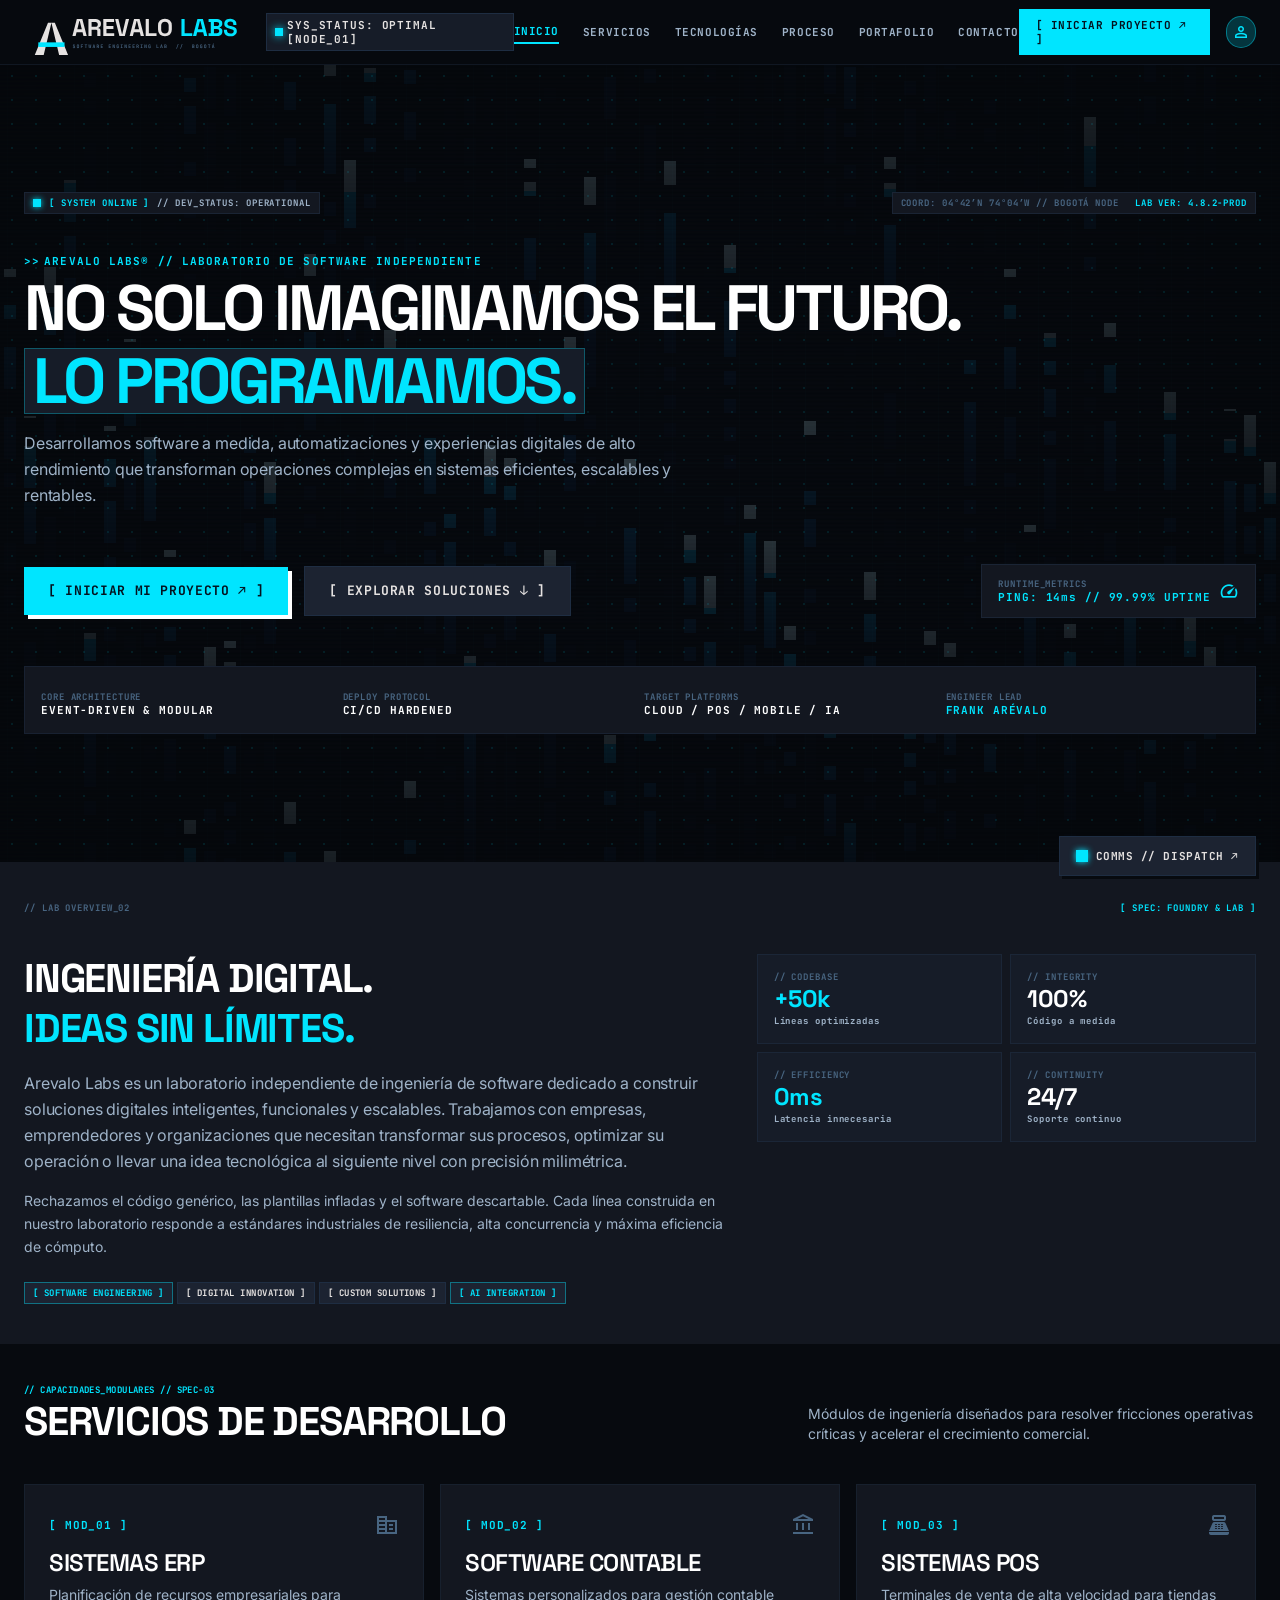
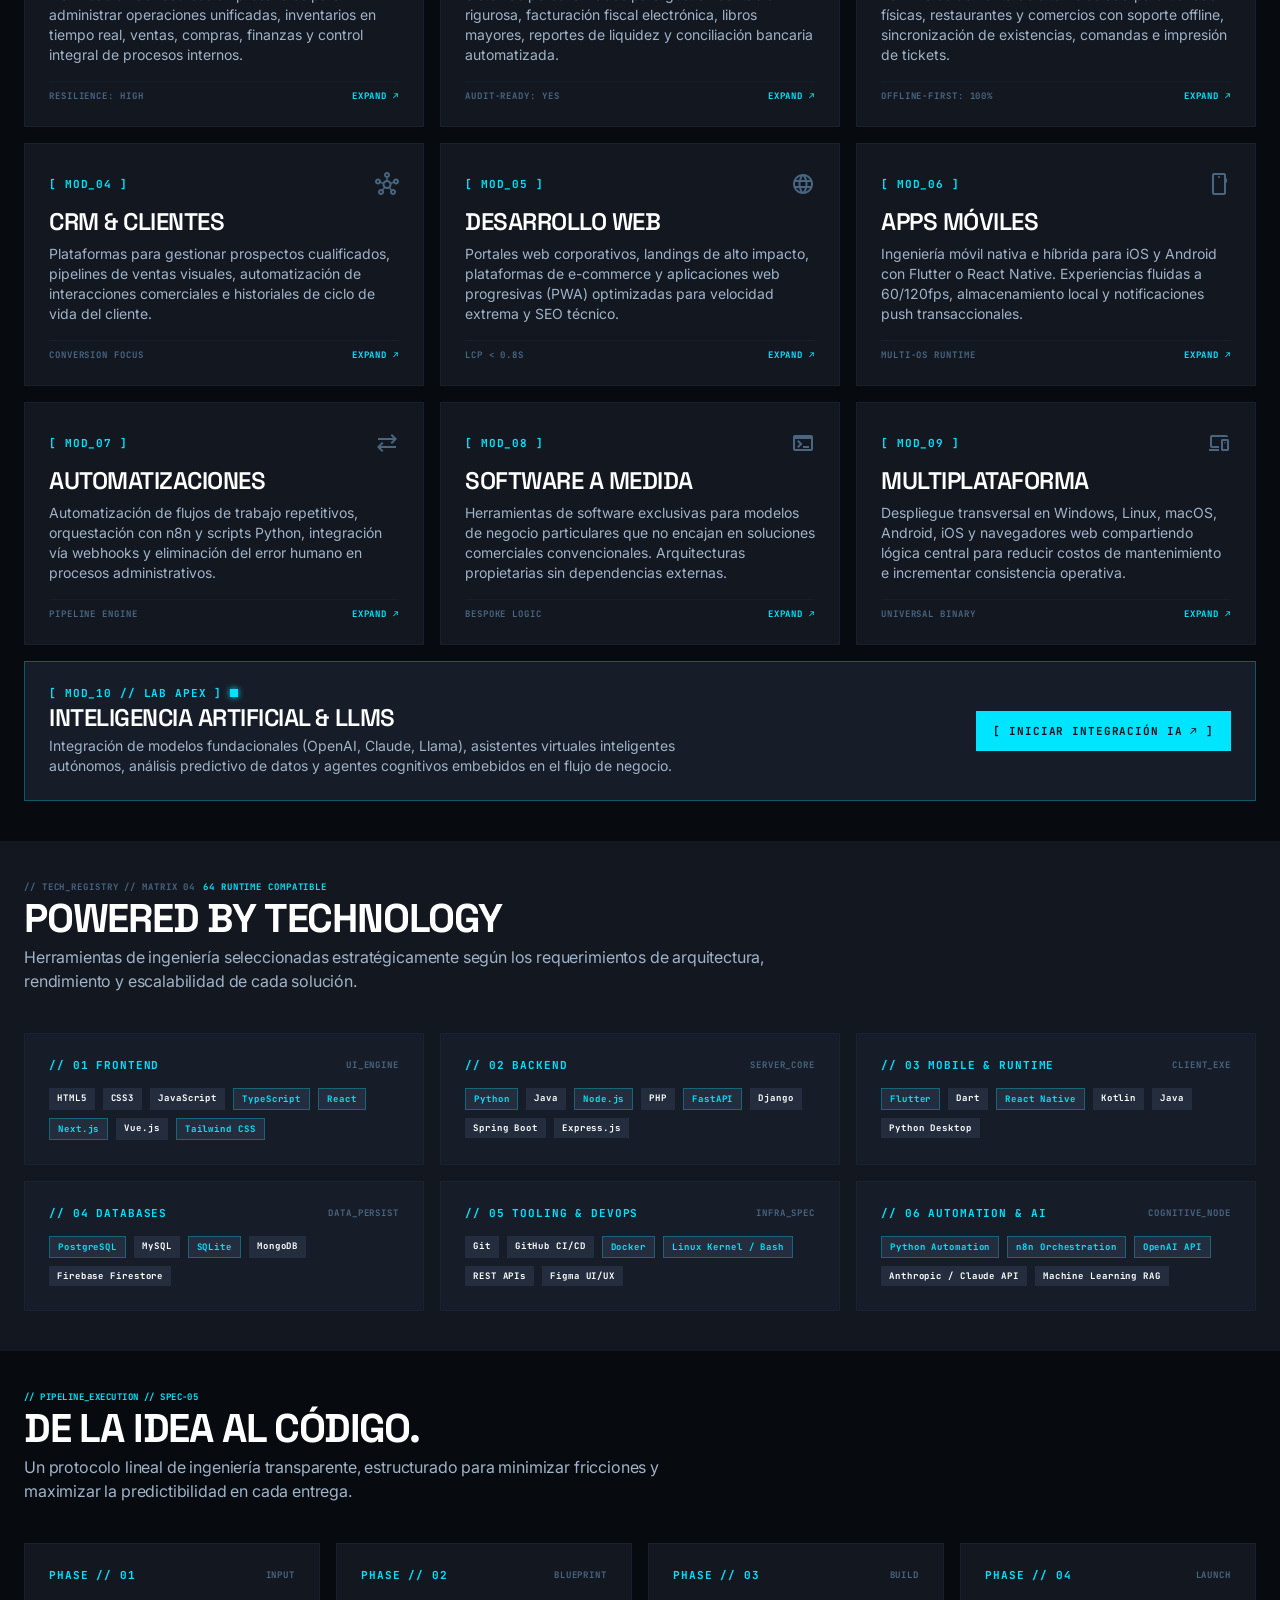
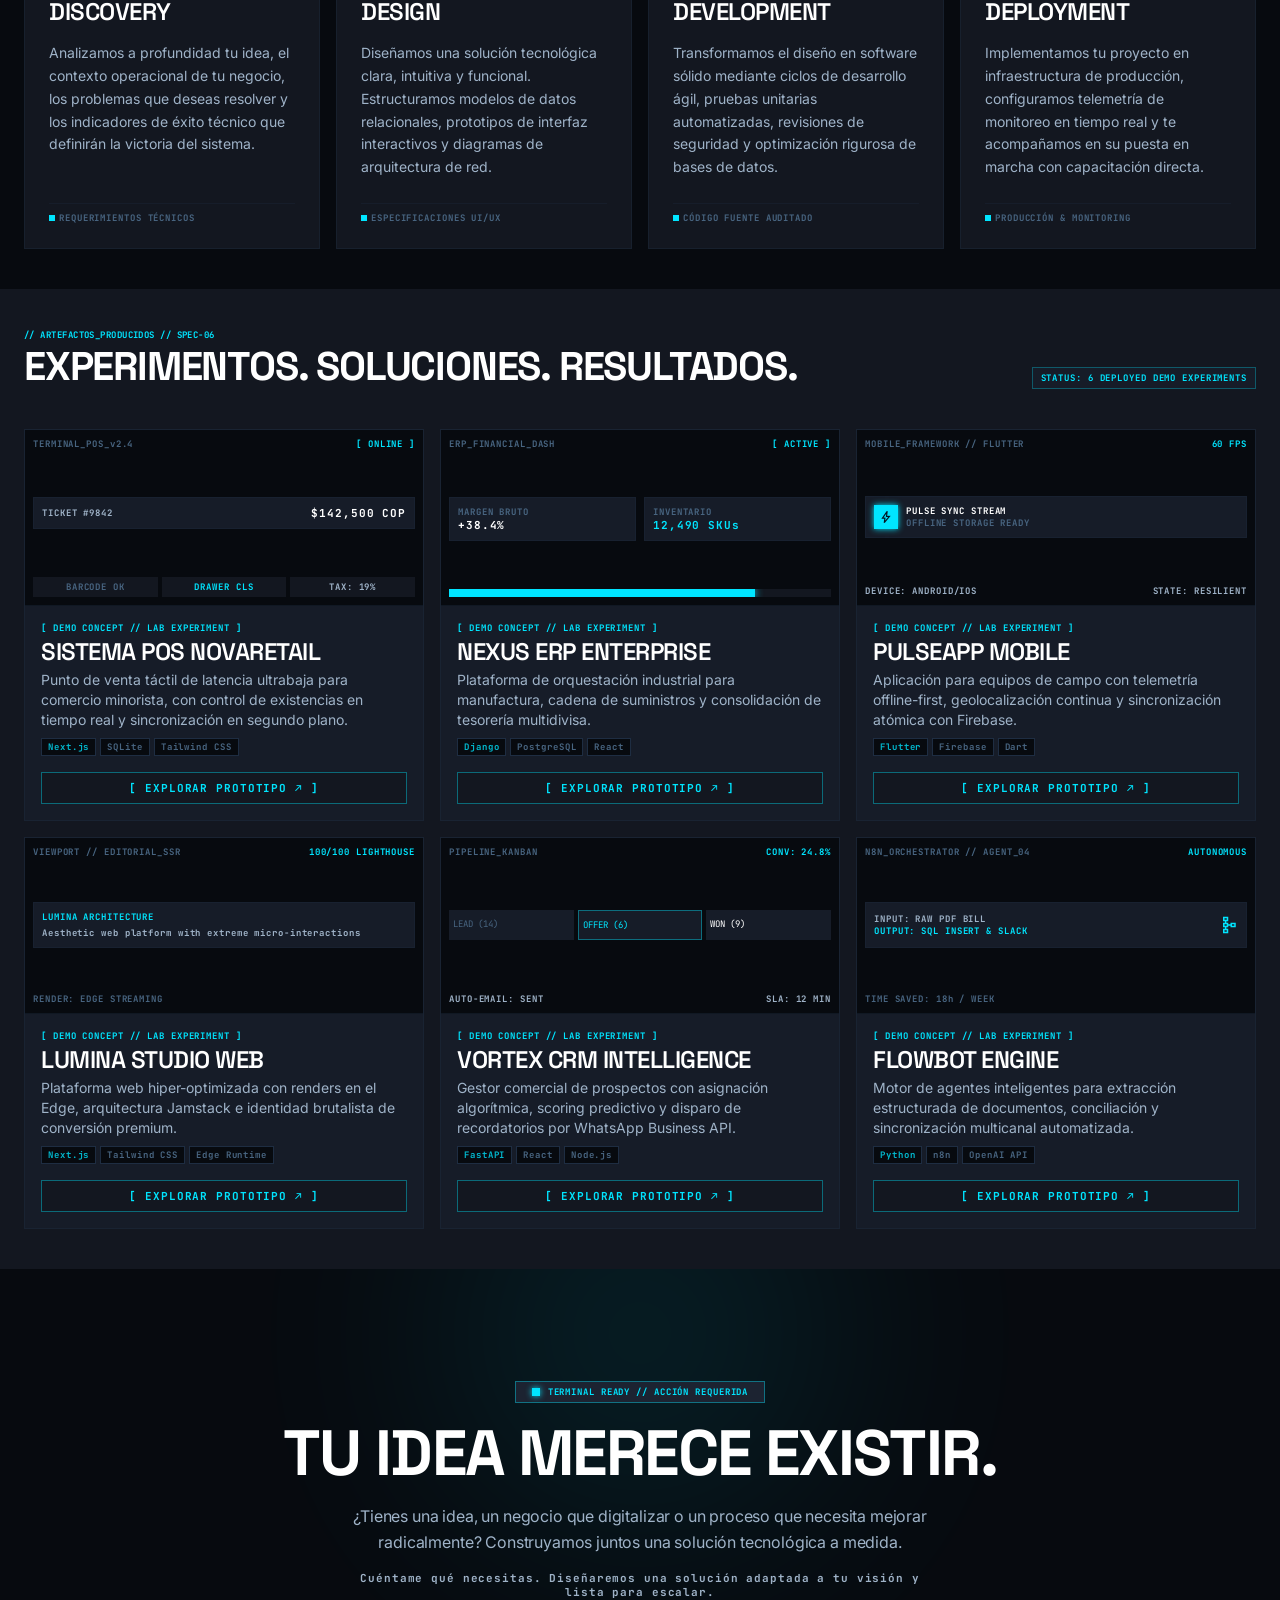
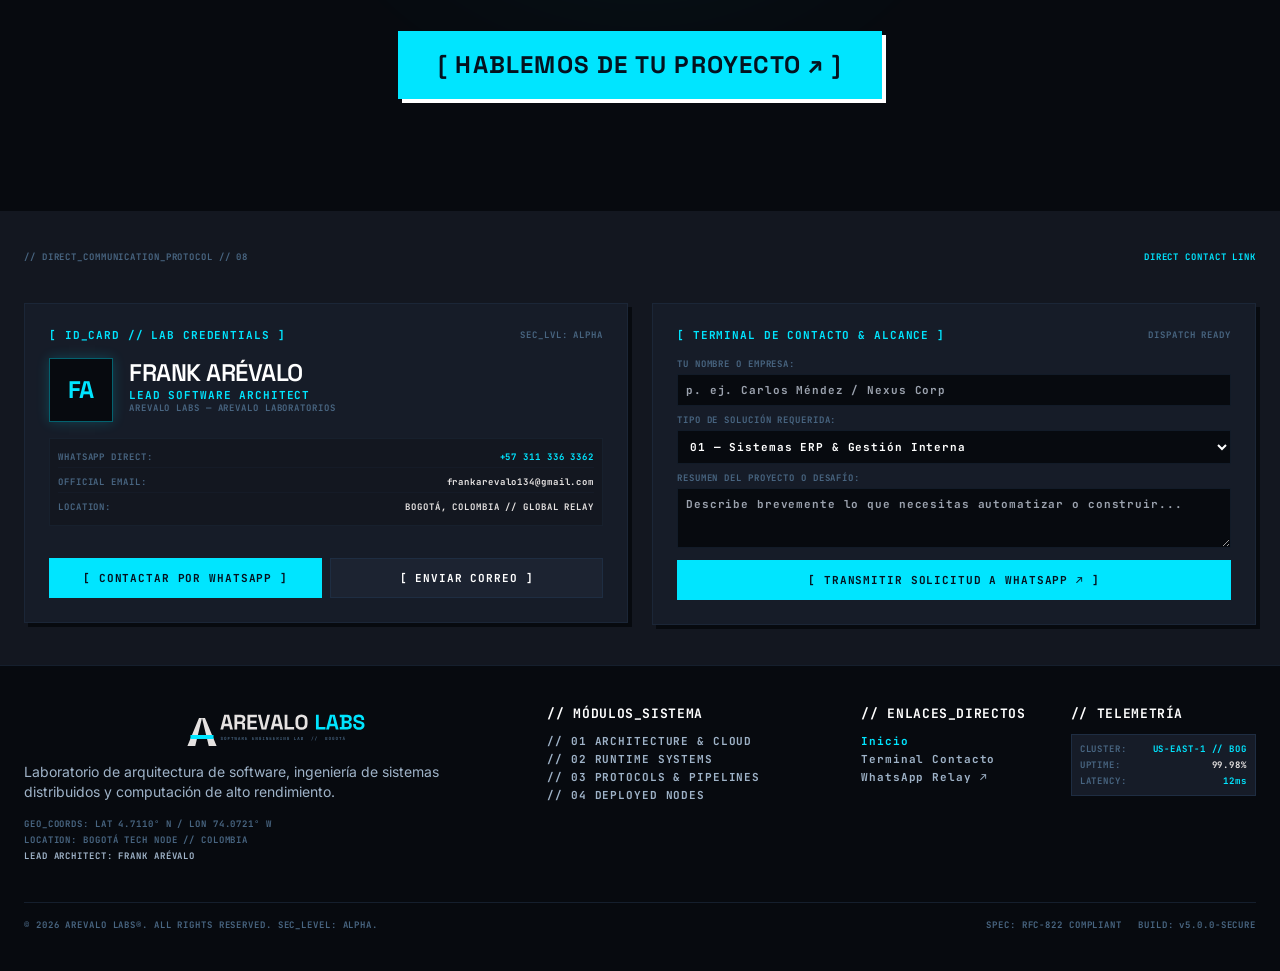
<file: index.html>
<!DOCTYPE html>
<html class="dark" lang="es">
<head>
  <meta charset="utf-8" />
  <meta name="viewport" content="width=device-width, initial-scale=1.0" />

  <!-- ═══════════════════════════════════════════════════════════
       SECURITY HEADERS (served via meta — apply server headers too)
  ═══════════════════════════════════════════════════════════════ -->

  <!-- CSP: only self + explicit whitelisted origins; no inline eval -->
  <meta http-equiv="Content-Security-Policy"
        content="
          default-src 'self';
          script-src  'self' 'unsafe-inline';
          style-src   'self' 'unsafe-inline';
          font-src    'self';
          img-src     'self' data:;
          connect-src 'none';
          frame-src   'none';
          object-src  'none';
          base-uri    'self';
          form-action 'none';
        " />

  <!-- Prevent MIME sniffing -->
  <meta http-equiv="X-Content-Type-Options" content="nosniff" />

  <!-- Do not send referrer to external links -->
  <meta name="referrer" content="no-referrer" />

  <!-- Prevent clickjacking via meta (X-Frame-Options should be in server header too) -->
  <meta http-equiv="X-Frame-Options" content="DENY" />

  <!-- Disable browser XSS auditor (modern browsers use CSP instead) -->
  <meta http-equiv="X-XSS-Protection" content="1; mode=block" />

  <!-- ═══════════════════════════════════════════════════════════
       SEO & OPEN GRAPH
  ═══════════════════════════════════════════════════════════════ -->
  <link rel="icon" type="image/svg+xml" href="assets/images/favicon.svg" />
  <title>Arevalo Labs® // Software Engineering Laboratory</title>
  <meta name="description"
        content="Laboratorio independiente de ingeniería de software. Desarrollamos sistemas ERP, POS, CRM, apps móviles, automatizaciones e integración de Inteligencia Artificial a medida." />
  <meta name="author"      content="Frank Arévalo — Arevalo Labs®" />
  <meta name="robots"      content="index, follow" />
  <meta property="og:title"       content="Arevalo Labs® // Software Engineering Laboratory" />
  <meta property="og:description" content="No solo imaginamos el futuro. Lo programamos." />
  <meta property="og:type"        content="website" />
  <meta property="og:locale"      content="es_CO" />

  <!-- ═══════════════════════════════════════════════════════════
       SELF-HOSTED ASSETS — zero external requests
  ═══════════════════════════════════════════════════════════════ -->

  <!-- Fonts: served locally, no Google tracking -->
  <link rel="preload" href="assets/fonts/SpaceGrotesk-700.woff2"     as="font" type="font/woff2" crossorigin />
  <link rel="preload" href="assets/fonts/JetBrainsMono-700.woff2"    as="font" type="font/woff2" crossorigin />
  <link rel="preload" href="assets/fonts/Inter-400.woff2"            as="font" type="font/woff2" crossorigin />
  <link rel="preload" href="assets/fonts/MaterialSymbols.woff2"      as="font" type="font/woff2" crossorigin />

  <link rel="stylesheet" href="assets/css/fonts.css" />
  <link rel="stylesheet" href="assets/css/base.css"  />

  <!-- Tailwind: pinned local copy (v3.4.17) — prevents supply-chain attacks -->
  <script src="assets/js/tailwind.min.js"></script>

  <!-- Tailwind design-token config -->
  <script src="assets/js/tailwind.config.js"></script>
</head>

<body class="bg-surface-container-lowest text-on-surface font-body-md text-body-md min-h-screen">

<!-- ═══════════════════════════════════════════════════════════════
     HEADER — Fixed navigation bar
═══════════════════════════════════════════════════════════════════ -->
<header class="fixed top-0 left-0 right-0 z-50 bg-surface-container-lowest/95 backdrop-blur-md border-b border-outline-variant/40">
  <div class="h-16 w-full px-gutter-desktop mx-auto flex items-center justify-between">

    <!-- Brand -->
    <div class="flex items-center gap-space-lg">
      <a class="flex items-center" href="#inicio" aria-label="Arevalo Labs — Inicio">
        <!-- Logo: vectorial, self-hosted (sin tokens externos) -->
        <img
          src="assets/images/logo.svg"
          alt="Arevalo Labs® — Software Engineering Laboratory"
          class="h-12 w-auto object-contain"
          width="229" height="48"
          loading="eager"
          decoding="async"
        />
      </a>

      <!-- System status indicator -->
      <div class="hidden xl:flex items-center gap-space-xs px-space-sm py-1 bg-surface-container border border-outline-variant">
        <div class="w-2 h-2 bg-primary-fixed led-pulse rounded-none shadow-[0_0_8px_#00E5FF]"></div>
        <span class="font-label-mono-md text-label-mono-md text-on-surface uppercase">SYS_STATUS: OPTIMAL [NODE_01]</span>
      </div>
    </div>

    <!-- Desktop Nav -->
    <nav class="hidden lg:flex items-center gap-space-lg" aria-label="Navegación principal">
      <a class="font-label-mono-md text-label-mono-md uppercase tracking-wider transition-colors py-1 text-primary-fixed border-b-2 border-primary-fixed"
         data-path="inicio" href="#inicio" aria-current="page">Inicio</a>
      <a class="font-label-mono-md text-label-mono-md uppercase tracking-wider text-on-surface-variant hover:text-primary-fixed transition-colors py-1"
         data-path="servicios" href="#servicios">Servicios</a>
      <a class="font-label-mono-md text-label-mono-md uppercase tracking-wider text-on-surface-variant hover:text-primary-fixed transition-colors py-1"
         data-path="tecnologias" href="#tecnologias">Tecnologías</a>
      <a class="font-label-mono-md text-label-mono-md uppercase tracking-wider text-on-surface-variant hover:text-primary-fixed transition-colors py-1"
         data-path="proceso" href="#proceso">Proceso</a>
      <a class="font-label-mono-md text-label-mono-md uppercase tracking-wider text-on-surface-variant hover:text-primary-fixed transition-colors py-1"
         data-path="portafolio" href="#portafolio">Portafolio</a>
      <a class="font-label-mono-md text-label-mono-md uppercase tracking-wider text-on-surface-variant hover:text-primary-fixed transition-colors py-1"
         data-path="contacto" href="#contacto">Contacto</a>
    </nav>

    <!-- CTA + Mobile toggle -->
    <div class="flex items-center gap-space-md">
      <a class="hidden sm:inline-flex items-center gap-space-xs px-space-md py-2 bg-primary-fixed text-on-primary-fixed font-label-mono-md text-label-mono-md font-bold uppercase tracking-wider border border-primary-fixed hover:bg-surface-container-lowest hover:text-primary-fixed hover:shadow-[2px_2px_0px_0px_#00E5FF] transition-all"
         href="https://wa.me/573113363362" rel="noopener noreferrer" target="_blank">
        <span>[ INICIAR PROYECTO ↗ ]</span>
      </a>

      <!-- Mobile menu button -->
      <div class="w-8 h-8 rounded-full bg-primary-fixed/20 border border-primary-fixed/40 flex items-center justify-center"><span class="material-symbols-outlined text-primary-fixed text-[18px]">person</span></div>
      <button aria-label="Menu Toggle" aria-expanded="false"
              class="lg:hidden flex items-center justify-center p-2 text-on-surface border border-outline-variant hover:border-primary-fixed"
              type="button">
        <span class="material-symbols-outlined">menu</span>
      </button>
    </div>
  </div>
</header>

<!-- ═══════════════════════════════════════════════════════════════
     MAIN CONTENT
═══════════════════════════════════════════════════════════════════ -->
<main class="w-full pt-16 bg-surface-container-lowest">
<div class="flex flex-col w-full">

<!-- ───────────────────────────────────────────────────────────────
     SECTION 1: HERO
─────────────────────────────────────────────────────────────────── -->
<section class="relative w-full overflow-hidden bg-surface-container-lowest py-space-xl lg:py-32 flex flex-col justify-center" id="inicio">

  <!-- WebGL Matrix Shader — rendered by assets/js/shader.js -->
  <div class="absolute inset-0 w-full h-full pointer-events-none opacity-40">
    <canvas id="shader-canvas-hero" style="display:block;width:100%;height:100%"></canvas>
  </div>

  <!-- Blueprint dot grid -->
  <div class="absolute inset-0 bg-[radial-gradient(#00E5FF_1px,transparent_1px)] [background-size:24px_24px] opacity-10 pointer-events-none"></div>

  <div class="relative z-10 w-full px-gutter-desktop mx-auto max-w-7xl flex flex-col gap-space-lg">

    <!-- HUD telemetry bar -->
    <div class="flex flex-wrap items-center justify-between gap-space-sm font-label-mono-sm text-label-mono-sm text-outline tracking-widest uppercase">
      <div class="flex items-center gap-space-sm bg-surface-container-low border border-outline-variant/60 px-space-sm py-1">
        <span class="w-2 h-2 bg-primary-fixed inline-block led-pulse shadow-[0_0_6px_#00E5FF]"></span>
        <span class="text-primary-fixed font-bold">[ SYSTEM ONLINE ]</span>
        <span class="text-secondary hidden sm:inline">// DEV_STATUS: OPERATIONAL</span>
      </div>
      <div class="flex items-center gap-space-md bg-surface-container-low border border-outline-variant/60 px-space-sm py-1">
        <span class="hidden md:inline">COORD: 04°42′N 74°04′W // BOGOTÁ NODE</span>
        <span class="text-primary-fixed">LAB VER: 4.8.2-PROD</span>
      </div>
    </div>

    <!-- Hero headline -->
    <div class="flex flex-col gap-space-sm mt-space-md">
      <div class="flex items-center gap-space-xs text-primary-fixed font-label-mono-md text-label-mono-md uppercase tracking-widest">
        <span>&gt;&gt;</span>
        <span>AREVALO LABS® // LABORATORIO DE SOFTWARE INDEPENDIENTE</span>
      </div>
      <h1 class="font-headline-xl text-headline-xl text-primary uppercase max-w-5xl leading-none tracking-tighter">
        NO SOLO IMAGINAMOS EL FUTURO.<br/>
        <span class="text-primary-fixed bg-surface-container border border-primary-fixed/30 px-2 inline-block mt-2">LO PROGRAMAMOS.</span>
      </h1>
      <p class="font-body-lg text-body-lg text-secondary max-w-2xl mt-space-sm leading-relaxed">
        Desarrollamos software a medida, automatizaciones y experiencias digitales de alto rendimiento que transforman operaciones complejas en sistemas eficientes, escalables y rentables.
      </p>
    </div>

    <!-- CTA Buttons + live metrics -->
    <div class="flex flex-wrap items-center gap-space-md mt-space-md pt-space-md">
      <a class="inline-flex items-center justify-center gap-space-sm px-space-lg py-4 bg-primary-fixed text-on-primary-fixed font-label-mono-lg text-label-mono-lg font-bold uppercase tracking-wider shadow-[4px_4px_0px_0px_#ffffff] hover:bg-surface-container hover:text-primary-fixed hover:shadow-[4px_4px_0px_0px_#00E5FF] transition-all"
         href="https://wa.me/573113363362?text=Hola%20Frank%2C%20quiero%20iniciar%20un%20proyecto%20de%20software%20con%20Arevalo%20Labs"
         rel="noopener noreferrer" target="_blank">
        <span>[ INICIAR MI PROYECTO ↗ ]</span>
      </a>
      <a class="inline-flex items-center justify-center gap-space-sm px-space-lg py-4 bg-surface-container-high text-on-surface font-label-mono-lg text-label-mono-lg font-semibold uppercase tracking-wider border border-outline-variant hover:bg-surface-variant hover:text-primary-fixed hover:border-primary-fixed transition-all"
         href="#servicios">
        <span>[ EXPLORAR SOLUCIONES ↓ ]</span>
      </a>
      <div class="hidden xl:flex items-center gap-space-sm px-space-md py-3 bg-surface-container-low border border-outline-variant/60 ml-auto">
        <div class="flex flex-col">
          <span class="font-label-mono-sm text-label-mono-sm text-outline uppercase">RUNTIME_METRICS</span>
          <span class="font-label-mono-md text-label-mono-md text-primary-fixed font-semibold">PING: 14ms // 99.99% UPTIME</span>
        </div>
        <span class="material-symbols-outlined text-primary-fixed text-xl">speed</span>
      </div>
    </div>

    <!-- Tech console strip -->
    <div class="grid grid-cols-2 sm:grid-cols-4 gap-space-sm mt-space-lg pt-space-lg bg-surface-container-low border border-outline-variant/50 p-space-md">
      <div class="flex flex-col">
        <span class="font-label-mono-sm text-label-mono-sm text-outline uppercase">CORE ARCHITECTURE</span>
        <span class="font-label-mono-md text-label-mono-md text-primary font-bold">EVENT-DRIVEN &amp; MODULAR</span>
      </div>
      <div class="flex flex-col">
        <span class="font-label-mono-sm text-label-mono-sm text-outline uppercase">DEPLOY PROTOCOL</span>
        <span class="font-label-mono-md text-label-mono-md text-primary font-bold">CI/CD HARDENED</span>
      </div>
      <div class="flex flex-col">
        <span class="font-label-mono-sm text-label-mono-sm text-outline uppercase">TARGET PLATFORMS</span>
        <span class="font-label-mono-md text-label-mono-md text-primary font-bold">CLOUD / POS / MOBILE / IA</span>
      </div>
      <div class="flex flex-col">
        <span class="font-label-mono-sm text-label-mono-sm text-outline uppercase">ENGINEER LEAD</span>
        <span class="font-label-mono-md text-label-mono-md text-primary-fixed font-bold">FRANK ARÉVALO</span>
      </div>
    </div>
  </div>
</section>

<!-- ───────────────────────────────────────────────────────────────
     SECTION 2: SOBRE AREVALO LABS
─────────────────────────────────────────────────────────────────── -->
<section class="w-full bg-surface-container-low py-space-xl">
  <div class="w-full px-gutter-desktop mx-auto max-w-7xl flex flex-col gap-space-xl">
    <div class="flex items-center justify-between font-label-mono-sm text-label-mono-sm text-outline uppercase">
      <span>// LAB OVERVIEW_02</span>
      <span class="text-primary-fixed">[ SPEC: FOUNDRY &amp; LAB ]</span>
    </div>

    <div class="grid grid-cols-1 lg:grid-cols-12 gap-gutter-desktop items-start">
      <div class="lg:col-span-7 flex flex-col gap-space-md">
        <h2 class="font-headline-lg text-headline-lg text-primary uppercase leading-tight" data-fadein>
          INGENIERÍA DIGITAL.<br/>
          <span class="text-primary-fixed">IDEAS SIN LÍMITES.</span>
        </h2>
        <p class="font-body-lg text-body-lg text-secondary leading-relaxed">
          Arevalo Labs es un laboratorio independiente de ingeniería de software dedicado a construir soluciones digitales inteligentes, funcionales y escalables. Trabajamos con empresas, emprendedores y organizaciones que necesitan transformar sus procesos, optimizar su operación o llevar una idea tecnológica al siguiente nivel con precisión milimétrica.
        </p>
        <p class="font-body-md text-body-md text-on-surface-variant leading-relaxed">
          Rechazamos el código genérico, las plantillas infladas y el software descartable. Cada línea construida en nuestro laboratorio responde a estándares industriales de resiliencia, alta concurrencia y máxima eficiencia de cómputo.
        </p>
        <div class="flex flex-wrap gap-space-xs mt-space-sm">
          <span class="font-label-mono-sm text-label-mono-sm px-space-sm py-1 bg-surface-container-high border border-primary-fixed/40 text-primary-fixed uppercase tracking-wider font-semibold">[ SOFTWARE ENGINEERING ]</span>
          <span class="font-label-mono-sm text-label-mono-sm px-space-sm py-1 bg-surface-container-high border border-outline-variant text-on-surface uppercase tracking-wider font-semibold">[ DIGITAL INNOVATION ]</span>
          <span class="font-label-mono-sm text-label-mono-sm px-space-sm py-1 bg-surface-container-high border border-outline-variant text-on-surface uppercase tracking-wider font-semibold">[ CUSTOM SOLUTIONS ]</span>
          <span class="font-label-mono-sm text-label-mono-sm px-space-sm py-1 bg-surface-container-high border border-primary-fixed/40 text-primary-fixed uppercase tracking-wider font-semibold">[ AI INTEGRATION ]</span>
        </div>
      </div>

      <!-- Stat cards -->
      <div class="lg:col-span-5 grid grid-cols-2 gap-space-sm">
        <div class="p-space-md bg-surface-container border border-outline-variant/60 flex flex-col gap-space-xs" data-fadein>
          <span class="font-label-mono-sm text-label-mono-sm text-outline uppercase">// CODEBASE</span>
          <span class="font-headline-md text-headline-md text-primary-fixed font-bold leading-none">+50k</span>
          <span class="font-label-mono-sm text-label-mono-sm text-secondary">Líneas optimizadas</span>
        </div>
        <div class="p-space-md bg-surface-container border border-outline-variant/60 flex flex-col gap-space-xs" data-fadein>
          <span class="font-label-mono-sm text-label-mono-sm text-outline uppercase">// INTEGRITY</span>
          <span class="font-headline-md text-headline-md text-primary font-bold leading-none">100%</span>
          <span class="font-label-mono-sm text-label-mono-sm text-secondary">Código a medida</span>
        </div>
        <div class="p-space-md bg-surface-container border border-outline-variant/60 flex flex-col gap-space-xs" data-fadein>
          <span class="font-label-mono-sm text-label-mono-sm text-outline uppercase">// EFFICIENCY</span>
          <span class="font-headline-md text-headline-md text-primary-fixed font-bold leading-none">0ms</span>
          <span class="font-label-mono-sm text-label-mono-sm text-secondary">Latencia innecesaria</span>
        </div>
        <div class="p-space-md bg-surface-container border border-outline-variant/60 flex flex-col gap-space-xs" data-fadein>
          <span class="font-label-mono-sm text-label-mono-sm text-outline uppercase">// CONTINUITY</span>
          <span class="font-headline-md text-headline-md text-primary font-bold leading-none">24/7</span>
          <span class="font-label-mono-sm text-label-mono-sm text-secondary">Soporte continuo</span>
        </div>
      </div>
    </div>
  </div>
</section>

<!-- ───────────────────────────────────────────────────────────────
     SECTION 3: SERVICIOS DE DESARROLLO
─────────────────────────────────────────────────────────────────── -->
<section class="w-full bg-surface-container-lowest py-space-xl" id="servicios">
  <div class="w-full px-gutter-desktop mx-auto max-w-7xl flex flex-col gap-space-xl">
    <div class="flex flex-col md:flex-row md:items-end justify-between gap-space-md">
      <div class="flex flex-col gap-space-xs">
        <span class="font-label-mono-sm text-label-mono-sm text-primary-fixed uppercase tracking-wider">// CAPACIDADES_MODULARES // SPEC-03</span>
        <h2 class="font-headline-lg text-headline-lg text-primary uppercase">SERVICIOS DE DESARROLLO</h2>
      </div>
      <p class="font-body-md text-body-md text-secondary max-w-md">
        Módulos de ingeniería diseñados para resolver fricciones operativas críticas y acelerar el crecimiento comercial.
      </p>
    </div>

    <div class="grid grid-cols-1 md:grid-cols-2 lg:grid-cols-3 gap-space-md">

      <!-- Service card macro (repeated 9 times + 1 wide) -->
      <!-- 01 ERP -->
      <div class="p-space-lg bg-surface-container-low border border-outline-variant/40 hover:border-primary-fixed/60 hover:bg-surface-container transition-all flex flex-col justify-between group" data-fadein>
        <div class="flex flex-col gap-space-sm">
          <div class="flex items-center justify-between">
            <span class="font-label-mono-md text-label-mono-md text-primary-fixed uppercase font-bold">[ MOD_01 ]</span>
            <span class="material-symbols-outlined text-outline group-hover:text-primary-fixed text-2xl transition-colors">corporate_fare</span>
          </div>
          <h3 class="font-headline-md text-headline-md text-primary uppercase">SISTEMAS ERP</h3>
          <p class="font-body-md text-body-md text-secondary">
            Planificación de recursos empresariales para administrar operaciones unificadas, inventarios en tiempo real, ventas, compras, finanzas y control integral de procesos internos.
          </p>
        </div>
        <div class="mt-space-md pt-space-sm flex items-center justify-between font-label-mono-sm text-label-mono-sm text-outline uppercase border-t border-outline-variant/30">
          <span>RESILIENCE: HIGH</span>
          <span class="text-primary-fixed group-hover:translate-x-1 transition-transform">EXPAND ↗</span>
        </div>
      </div>

      <!-- 02 Contable -->
      <div class="p-space-lg bg-surface-container-low border border-outline-variant/40 hover:border-primary-fixed/60 hover:bg-surface-container transition-all flex flex-col justify-between group" data-fadein>
        <div class="flex flex-col gap-space-sm">
          <div class="flex items-center justify-between">
            <span class="font-label-mono-md text-label-mono-md text-primary-fixed uppercase font-bold">[ MOD_02 ]</span>
            <span class="material-symbols-outlined text-outline group-hover:text-primary-fixed text-2xl transition-colors">account_balance</span>
          </div>
          <h3 class="font-headline-md text-headline-md text-primary uppercase">SOFTWARE CONTABLE</h3>
          <p class="font-body-md text-body-md text-secondary">
            Sistemas personalizados para gestión contable rigurosa, facturación fiscal electrónica, libros mayores, reportes de liquidez y conciliación bancaria automatizada.
          </p>
        </div>
        <div class="mt-space-md pt-space-sm flex items-center justify-between font-label-mono-sm text-label-mono-sm text-outline uppercase border-t border-outline-variant/30">
          <span>AUDIT-READY: YES</span>
          <span class="text-primary-fixed group-hover:translate-x-1 transition-transform">EXPAND ↗</span>
        </div>
      </div>

      <!-- 03 POS -->
      <div class="p-space-lg bg-surface-container-low border border-outline-variant/40 hover:border-primary-fixed/60 hover:bg-surface-container transition-all flex flex-col justify-between group" data-fadein>
        <div class="flex flex-col gap-space-sm">
          <div class="flex items-center justify-between">
            <span class="font-label-mono-md text-label-mono-md text-primary-fixed uppercase font-bold">[ MOD_03 ]</span>
            <span class="material-symbols-outlined text-outline group-hover:text-primary-fixed text-2xl transition-colors">point_of_sale</span>
          </div>
          <h3 class="font-headline-md text-headline-md text-primary uppercase">SISTEMAS POS</h3>
          <p class="font-body-md text-body-md text-secondary">
            Terminales de venta de alta velocidad para tiendas físicas, restaurantes y comercios con soporte offline, sincronización de existencias, comandas e impresión de tickets.
          </p>
        </div>
        <div class="mt-space-md pt-space-sm flex items-center justify-between font-label-mono-sm text-label-mono-sm text-outline uppercase border-t border-outline-variant/30">
          <span>OFFLINE-FIRST: 100%</span>
          <span class="text-primary-fixed group-hover:translate-x-1 transition-transform">EXPAND ↗</span>
        </div>
      </div>

      <!-- 04 CRM -->
      <div class="p-space-lg bg-surface-container-low border border-outline-variant/40 hover:border-primary-fixed/60 hover:bg-surface-container transition-all flex flex-col justify-between group" data-fadein>
        <div class="flex flex-col gap-space-sm">
          <div class="flex items-center justify-between">
            <span class="font-label-mono-md text-label-mono-md text-primary-fixed uppercase font-bold">[ MOD_04 ]</span>
            <span class="material-symbols-outlined text-outline group-hover:text-primary-fixed text-2xl transition-colors">hub</span>
          </div>
          <h3 class="font-headline-md text-headline-md text-primary uppercase">CRM &amp; CLIENTES</h3>
          <p class="font-body-md text-body-md text-secondary">
            Plataformas para gestionar prospectos cualificados, pipelines de ventas visuales, automatización de interacciones comerciales e historiales de ciclo de vida del cliente.
          </p>
        </div>
        <div class="mt-space-md pt-space-sm flex items-center justify-between font-label-mono-sm text-label-mono-sm text-outline uppercase border-t border-outline-variant/30">
          <span>CONVERSION FOCUS</span>
          <span class="text-primary-fixed group-hover:translate-x-1 transition-transform">EXPAND ↗</span>
        </div>
      </div>

      <!-- 05 Desarrollo Web -->
      <div class="p-space-lg bg-surface-container-low border border-outline-variant/40 hover:border-primary-fixed/60 hover:bg-surface-container transition-all flex flex-col justify-between group" data-fadein>
        <div class="flex flex-col gap-space-sm">
          <div class="flex items-center justify-between">
            <span class="font-label-mono-md text-label-mono-md text-primary-fixed uppercase font-bold">[ MOD_05 ]</span>
            <span class="material-symbols-outlined text-outline group-hover:text-primary-fixed text-2xl transition-colors">language</span>
          </div>
          <h3 class="font-headline-md text-headline-md text-primary uppercase">DESARROLLO WEB</h3>
          <p class="font-body-md text-body-md text-secondary">
            Portales web corporativos, landings de alto impacto, plataformas de e-commerce y aplicaciones web progresivas (PWA) optimizadas para velocidad extrema y SEO técnico.
          </p>
        </div>
        <div class="mt-space-md pt-space-sm flex items-center justify-between font-label-mono-sm text-label-mono-sm text-outline uppercase border-t border-outline-variant/30">
          <span>LCP &lt; 0.8S</span>
          <span class="text-primary-fixed group-hover:translate-x-1 transition-transform">EXPAND ↗</span>
        </div>
      </div>

      <!-- 06 Apps Móviles -->
      <div class="p-space-lg bg-surface-container-low border border-outline-variant/40 hover:border-primary-fixed/60 hover:bg-surface-container transition-all flex flex-col justify-between group" data-fadein>
        <div class="flex flex-col gap-space-sm">
          <div class="flex items-center justify-between">
            <span class="font-label-mono-md text-label-mono-md text-primary-fixed uppercase font-bold">[ MOD_06 ]</span>
            <span class="material-symbols-outlined text-outline group-hover:text-primary-fixed text-2xl transition-colors">smartphone</span>
          </div>
          <h3 class="font-headline-md text-headline-md text-primary uppercase">APPS MÓVILES</h3>
          <p class="font-body-md text-body-md text-secondary">
            Ingeniería móvil nativa e híbrida para iOS y Android con Flutter o React Native. Experiencias fluidas a 60/120fps, almacenamiento local y notificaciones push transaccionales.
          </p>
        </div>
        <div class="mt-space-md pt-space-sm flex items-center justify-between font-label-mono-sm text-label-mono-sm text-outline uppercase border-t border-outline-variant/30">
          <span>MULTI-OS RUNTIME</span>
          <span class="text-primary-fixed group-hover:translate-x-1 transition-transform">EXPAND ↗</span>
        </div>
      </div>

      <!-- 07 Automatizaciones -->
      <div class="p-space-lg bg-surface-container-low border border-outline-variant/40 hover:border-primary-fixed/60 hover:bg-surface-container transition-all flex flex-col justify-between group" data-fadein>
        <div class="flex flex-col gap-space-sm">
          <div class="flex items-center justify-between">
            <span class="font-label-mono-md text-label-mono-md text-primary-fixed uppercase font-bold">[ MOD_07 ]</span>
            <span class="material-symbols-outlined text-outline group-hover:text-primary-fixed text-2xl transition-colors">sync_alt</span>
          </div>
          <h3 class="font-headline-md text-headline-md text-primary uppercase">AUTOMATIZACIONES</h3>
          <p class="font-body-md text-body-md text-secondary">
            Automatización de flujos de trabajo repetitivos, orquestación con n8n y scripts Python, integración vía webhooks y eliminación del error humano en procesos administrativos.
          </p>
        </div>
        <div class="mt-space-md pt-space-sm flex items-center justify-between font-label-mono-sm text-label-mono-sm text-outline uppercase border-t border-outline-variant/30">
          <span>PIPELINE ENGINE</span>
          <span class="text-primary-fixed group-hover:translate-x-1 transition-transform">EXPAND ↗</span>
        </div>
      </div>

      <!-- 08 Software a Medida -->
      <div class="p-space-lg bg-surface-container-low border border-outline-variant/40 hover:border-primary-fixed/60 hover:bg-surface-container transition-all flex flex-col justify-between group" data-fadein>
        <div class="flex flex-col gap-space-sm">
          <div class="flex items-center justify-between">
            <span class="font-label-mono-md text-label-mono-md text-primary-fixed uppercase font-bold">[ MOD_08 ]</span>
            <span class="material-symbols-outlined text-outline group-hover:text-primary-fixed text-2xl transition-colors">terminal</span>
          </div>
          <h3 class="font-headline-md text-headline-md text-primary uppercase">SOFTWARE A MEDIDA</h3>
          <p class="font-body-md text-body-md text-secondary">
            Herramientas de software exclusivas para modelos de negocio particulares que no encajan en soluciones comerciales convencionales. Arquitecturas propietarias sin dependencias externas.
          </p>
        </div>
        <div class="mt-space-md pt-space-sm flex items-center justify-between font-label-mono-sm text-label-mono-sm text-outline uppercase border-t border-outline-variant/30">
          <span>BESPOKE LOGIC</span>
          <span class="text-primary-fixed group-hover:translate-x-1 transition-transform">EXPAND ↗</span>
        </div>
      </div>

      <!-- 09 Multiplataforma -->
      <div class="p-space-lg bg-surface-container-low border border-outline-variant/40 hover:border-primary-fixed/60 hover:bg-surface-container transition-all flex flex-col justify-between group" data-fadein>
        <div class="flex flex-col gap-space-sm">
          <div class="flex items-center justify-between">
            <span class="font-label-mono-md text-label-mono-md text-primary-fixed uppercase font-bold">[ MOD_09 ]</span>
            <span class="material-symbols-outlined text-outline group-hover:text-primary-fixed text-2xl transition-colors">devices</span>
          </div>
          <h3 class="font-headline-md text-headline-md text-primary uppercase">MULTIPLATAFORMA</h3>
          <p class="font-body-md text-body-md text-secondary">
            Despliegue transversal en Windows, Linux, macOS, Android, iOS y navegadores web compartiendo lógica central para reducir costos de mantenimiento e incrementar consistencia operativa.
          </p>
        </div>
        <div class="mt-space-md pt-space-sm flex items-center justify-between font-label-mono-sm text-label-mono-sm text-outline uppercase border-t border-outline-variant/30">
          <span>UNIVERSAL BINARY</span>
          <span class="text-primary-fixed group-hover:translate-x-1 transition-transform">EXPAND ↗</span>
        </div>
      </div>

      <!-- 10 IA — full-width highlight -->
      <div class="p-space-lg bg-surface-container border border-primary-fixed/30 md:col-span-2 lg:col-span-3 hover:bg-surface-container-high transition-all flex flex-col md:flex-row justify-between items-start md:items-center gap-space-md group" data-fadein>
        <div class="flex flex-col gap-space-xs max-w-2xl">
          <div class="flex items-center gap-space-sm">
            <span class="font-label-mono-md text-label-mono-md text-primary-fixed uppercase font-bold">[ MOD_10 // LAB APEX ]</span>
            <span class="w-2 h-2 bg-primary-fixed led-pulse shadow-[0_0_6px_#00E5FF]"></span>
          </div>
          <h3 class="font-headline-md text-headline-md text-primary uppercase">INTELIGENCIA ARTIFICIAL &amp; LLMS</h3>
          <p class="font-body-md text-body-md text-secondary">
            Integración de modelos fundacionales (OpenAI, Claude, Llama), asistentes virtuales inteligentes autónomos, análisis predictivo de datos y agentes cognitivos embebidos en el flujo de negocio.
          </p>
        </div>
        <a class="inline-flex items-center gap-space-xs px-space-md py-3 bg-primary-fixed text-on-primary-fixed font-label-mono-md text-label-mono-md uppercase font-bold hover:bg-surface-container-lowest hover:text-primary-fixed border border-primary-fixed transition-colors"
           href="https://wa.me/573113363362?text=Hola%20Frank%2C%20me%20interesa%20integrar%20Inteligencia%20Artificial%20con%20Arevalo%20Labs"
           rel="noopener noreferrer" target="_blank">
          <span>[ INICIAR INTEGRACIÓN IA ↗ ]</span>
        </a>
      </div>
    </div>
  </div>
</section>

<!-- ───────────────────────────────────────────────────────────────
     SECTION 4: STACK TECNOLÓGICO
─────────────────────────────────────────────────────────────────── -->
<section class="w-full bg-surface-container-low py-space-xl" id="tecnologias">
  <div class="w-full px-gutter-desktop mx-auto max-w-7xl flex flex-col gap-space-xl">
    <div class="flex flex-col gap-space-xs">
      <div class="flex items-center gap-space-sm font-label-mono-sm text-label-mono-sm text-outline uppercase">
        <span>// TECH_REGISTRY // MATRIX 04</span>
        <span class="text-primary-fixed">64 RUNTIME COMPATIBLE</span>
      </div>
      <h2 class="font-headline-lg text-headline-lg text-primary uppercase">POWERED BY TECHNOLOGY</h2>
      <p class="font-body-lg text-body-lg text-secondary max-w-3xl">
        Herramientas de ingeniería seleccionadas estratégicamente según los requerimientos de arquitectura, rendimiento y escalabilidad de cada solución.
      </p>
    </div>

    <div class="grid grid-cols-1 md:grid-cols-2 lg:grid-cols-3 gap-space-md">

      <!-- Frontend -->
      <div class="bg-surface-container border border-outline-variant/40 p-space-lg flex flex-col gap-space-md" data-fadein>
        <div class="flex items-center justify-between">
          <span class="font-label-mono-md text-label-mono-md text-primary-fixed uppercase font-bold">// 01 FRONTEND</span>
          <span class="font-label-mono-sm text-label-mono-sm text-outline">UI_ENGINE</span>
        </div>
        <div class="flex flex-wrap gap-2">
          <span class="font-label-mono-sm text-label-mono-sm px-space-sm py-1 bg-surface-container-highest text-primary">HTML5</span>
          <span class="font-label-mono-sm text-label-mono-sm px-space-sm py-1 bg-surface-container-highest text-primary">CSS3</span>
          <span class="font-label-mono-sm text-label-mono-sm px-space-sm py-1 bg-surface-container-highest text-primary">JavaScript</span>
          <span class="font-label-mono-sm text-label-mono-sm px-space-sm py-1 bg-surface-container-highest text-primary-fixed border border-primary-fixed/30">TypeScript</span>
          <span class="font-label-mono-sm text-label-mono-sm px-space-sm py-1 bg-surface-container-highest text-primary-fixed border border-primary-fixed/30">React</span>
          <span class="font-label-mono-sm text-label-mono-sm px-space-sm py-1 bg-surface-container-highest text-primary-fixed border border-primary-fixed/30">Next.js</span>
          <span class="font-label-mono-sm text-label-mono-sm px-space-sm py-1 bg-surface-container-highest text-primary">Vue.js</span>
          <span class="font-label-mono-sm text-label-mono-sm px-space-sm py-1 bg-surface-container-highest text-primary-fixed border border-primary-fixed/30">Tailwind CSS</span>
        </div>
      </div>

      <!-- Backend -->
      <div class="bg-surface-container border border-outline-variant/40 p-space-lg flex flex-col gap-space-md" data-fadein>
        <div class="flex items-center justify-between">
          <span class="font-label-mono-md text-label-mono-md text-primary-fixed uppercase font-bold">// 02 BACKEND</span>
          <span class="font-label-mono-sm text-label-mono-sm text-outline">SERVER_CORE</span>
        </div>
        <div class="flex flex-wrap gap-2">
          <span class="font-label-mono-sm text-label-mono-sm px-space-sm py-1 bg-surface-container-highest text-primary-fixed border border-primary-fixed/30">Python</span>
          <span class="font-label-mono-sm text-label-mono-sm px-space-sm py-1 bg-surface-container-highest text-primary">Java</span>
          <span class="font-label-mono-sm text-label-mono-sm px-space-sm py-1 bg-surface-container-highest text-primary-fixed border border-primary-fixed/30">Node.js</span>
          <span class="font-label-mono-sm text-label-mono-sm px-space-sm py-1 bg-surface-container-highest text-primary">PHP</span>
          <span class="font-label-mono-sm text-label-mono-sm px-space-sm py-1 bg-surface-container-highest text-primary-fixed border border-primary-fixed/30">FastAPI</span>
          <span class="font-label-mono-sm text-label-mono-sm px-space-sm py-1 bg-surface-container-highest text-primary">Django</span>
          <span class="font-label-mono-sm text-label-mono-sm px-space-sm py-1 bg-surface-container-highest text-primary">Spring Boot</span>
          <span class="font-label-mono-sm text-label-mono-sm px-space-sm py-1 bg-surface-container-highest text-primary">Express.js</span>
        </div>
      </div>

      <!-- Mobile -->
      <div class="bg-surface-container border border-outline-variant/40 p-space-lg flex flex-col gap-space-md" data-fadein>
        <div class="flex items-center justify-between">
          <span class="font-label-mono-md text-label-mono-md text-primary-fixed uppercase font-bold">// 03 MOBILE &amp; RUNTIME</span>
          <span class="font-label-mono-sm text-label-mono-sm text-outline">CLIENT_EXE</span>
        </div>
        <div class="flex flex-wrap gap-2">
          <span class="font-label-mono-sm text-label-mono-sm px-space-sm py-1 bg-surface-container-highest text-primary-fixed border border-primary-fixed/30">Flutter</span>
          <span class="font-label-mono-sm text-label-mono-sm px-space-sm py-1 bg-surface-container-highest text-primary">Dart</span>
          <span class="font-label-mono-sm text-label-mono-sm px-space-sm py-1 bg-surface-container-highest text-primary-fixed border border-primary-fixed/30">React Native</span>
          <span class="font-label-mono-sm text-label-mono-sm px-space-sm py-1 bg-surface-container-highest text-primary">Kotlin</span>
          <span class="font-label-mono-sm text-label-mono-sm px-space-sm py-1 bg-surface-container-highest text-primary">Java</span>
          <span class="font-label-mono-sm text-label-mono-sm px-space-sm py-1 bg-surface-container-highest text-primary">Python Desktop</span>
        </div>
      </div>

      <!-- Databases -->
      <div class="bg-surface-container border border-outline-variant/40 p-space-lg flex flex-col gap-space-md" data-fadein>
        <div class="flex items-center justify-between">
          <span class="font-label-mono-md text-label-mono-md text-primary-fixed uppercase font-bold">// 04 DATABASES</span>
          <span class="font-label-mono-sm text-label-mono-sm text-outline">DATA_PERSIST</span>
        </div>
        <div class="flex flex-wrap gap-2">
          <span class="font-label-mono-sm text-label-mono-sm px-space-sm py-1 bg-surface-container-highest text-primary-fixed border border-primary-fixed/30">PostgreSQL</span>
          <span class="font-label-mono-sm text-label-mono-sm px-space-sm py-1 bg-surface-container-highest text-primary">MySQL</span>
          <span class="font-label-mono-sm text-label-mono-sm px-space-sm py-1 bg-surface-container-highest text-primary-fixed border border-primary-fixed/30">SQLite</span>
          <span class="font-label-mono-sm text-label-mono-sm px-space-sm py-1 bg-surface-container-highest text-primary">MongoDB</span>
          <span class="font-label-mono-sm text-label-mono-sm px-space-sm py-1 bg-surface-container-highest text-primary">Firebase Firestore</span>
        </div>
      </div>

      <!-- DevOps -->
      <div class="bg-surface-container border border-outline-variant/40 p-space-lg flex flex-col gap-space-md" data-fadein>
        <div class="flex items-center justify-between">
          <span class="font-label-mono-md text-label-mono-md text-primary-fixed uppercase font-bold">// 05 TOOLING &amp; DEVOPS</span>
          <span class="font-label-mono-sm text-label-mono-sm text-outline">INFRA_SPEC</span>
        </div>
        <div class="flex flex-wrap gap-2">
          <span class="font-label-mono-sm text-label-mono-sm px-space-sm py-1 bg-surface-container-highest text-primary">Git</span>
          <span class="font-label-mono-sm text-label-mono-sm px-space-sm py-1 bg-surface-container-highest text-primary">GitHub CI/CD</span>
          <span class="font-label-mono-sm text-label-mono-sm px-space-sm py-1 bg-surface-container-highest text-primary-fixed border border-primary-fixed/30">Docker</span>
          <span class="font-label-mono-sm text-label-mono-sm px-space-sm py-1 bg-surface-container-highest text-primary-fixed border border-primary-fixed/30">Linux Kernel / Bash</span>
          <span class="font-label-mono-sm text-label-mono-sm px-space-sm py-1 bg-surface-container-highest text-primary">REST APIs</span>
          <span class="font-label-mono-sm text-label-mono-sm px-space-sm py-1 bg-surface-container-highest text-primary">Figma UI/UX</span>
        </div>
      </div>

      <!-- AI & Automation -->
      <div class="bg-surface-container border border-outline-variant/40 p-space-lg flex flex-col gap-space-md" data-fadein>
        <div class="flex items-center justify-between">
          <span class="font-label-mono-md text-label-mono-md text-primary-fixed uppercase font-bold">// 06 AUTOMATION &amp; AI</span>
          <span class="font-label-mono-sm text-label-mono-sm text-outline">COGNITIVE_NODE</span>
        </div>
        <div class="flex flex-wrap gap-2">
          <span class="font-label-mono-sm text-label-mono-sm px-space-sm py-1 bg-surface-container-highest text-primary-fixed border border-primary-fixed/30">Python Automation</span>
          <span class="font-label-mono-sm text-label-mono-sm px-space-sm py-1 bg-surface-container-highest text-primary-fixed border border-primary-fixed/30">n8n Orchestration</span>
          <span class="font-label-mono-sm text-label-mono-sm px-space-sm py-1 bg-surface-container-highest text-primary-fixed border border-primary-fixed/30">OpenAI API</span>
          <span class="font-label-mono-sm text-label-mono-sm px-space-sm py-1 bg-surface-container-highest text-primary">Anthropic / Claude API</span>
          <span class="font-label-mono-sm text-label-mono-sm px-space-sm py-1 bg-surface-container-highest text-primary">Machine Learning RAG</span>
        </div>
      </div>
    </div>
  </div>
</section>

<!-- ───────────────────────────────────────────────────────────────
     SECTION 5: PROCESO
─────────────────────────────────────────────────────────────────── -->
<section class="w-full bg-surface-container-lowest py-space-xl" id="proceso">
  <div class="w-full px-gutter-desktop mx-auto max-w-7xl flex flex-col gap-space-xl">
    <div class="flex flex-col gap-space-xs">
      <span class="font-label-mono-sm text-label-mono-sm text-primary-fixed uppercase tracking-wider">// PIPELINE_EXECUTION // SPEC-05</span>
      <h2 class="font-headline-lg text-headline-lg text-primary uppercase">DE LA IDEA AL CÓDIGO.</h2>
      <p class="font-body-lg text-body-lg text-secondary max-w-2xl">
        Un protocolo lineal de ingeniería transparente, estructurado para minimizar fricciones y maximizar la predictibilidad en cada entrega.
      </p>
    </div>

    <div class="grid grid-cols-1 md:grid-cols-2 lg:grid-cols-4 gap-space-md">

      <div class="p-space-lg bg-surface-container-low border border-outline-variant/40 flex flex-col justify-between group hover:border-primary-fixed/50 hover:bg-surface-container transition-all" data-fadein>
        <div class="flex flex-col gap-space-md">
          <div class="flex items-center justify-between">
            <span class="font-label-mono-md text-label-mono-md text-primary-fixed uppercase font-bold">PHASE // 01</span>
            <span class="font-label-mono-sm text-label-mono-sm text-outline">INPUT</span>
          </div>
          <h3 class="font-headline-md text-headline-md text-primary uppercase">DISCOVERY</h3>
          <p class="font-body-md text-body-md text-secondary leading-relaxed">
            Analizamos a profundidad tu idea, el contexto operacional de tu negocio, los problemas que deseas resolver y los indicadores de éxito técnico que definirán la victoria del sistema.
          </p>
        </div>
        <div class="mt-space-lg pt-space-sm border-t border-outline-variant/30 font-label-mono-sm text-label-mono-sm text-outline uppercase flex items-center gap-space-xs">
          <span class="w-1.5 h-1.5 bg-primary-fixed inline-block"></span>
          <span>REQUERIMIENTOS TÉCNICOS</span>
        </div>
      </div>

      <div class="p-space-lg bg-surface-container-low border border-outline-variant/40 flex flex-col justify-between group hover:border-primary-fixed/50 hover:bg-surface-container transition-all" data-fadein>
        <div class="flex flex-col gap-space-md">
          <div class="flex items-center justify-between">
            <span class="font-label-mono-md text-label-mono-md text-primary-fixed uppercase font-bold">PHASE // 02</span>
            <span class="font-label-mono-sm text-label-mono-sm text-outline">BLUEPRINT</span>
          </div>
          <h3 class="font-headline-md text-headline-md text-primary uppercase">DESIGN</h3>
          <p class="font-body-md text-body-md text-secondary leading-relaxed">
            Diseñamos una solución tecnológica clara, intuitiva y funcional. Estructuramos modelos de datos relacionales, prototipos de interfaz interactivos y diagramas de arquitectura de red.
          </p>
        </div>
        <div class="mt-space-lg pt-space-sm border-t border-outline-variant/30 font-label-mono-sm text-label-mono-sm text-outline uppercase flex items-center gap-space-xs">
          <span class="w-1.5 h-1.5 bg-primary-fixed inline-block"></span>
          <span>ESPECIFICACIONES UI/UX</span>
        </div>
      </div>

      <div class="p-space-lg bg-surface-container-low border border-outline-variant/40 flex flex-col justify-between group hover:border-primary-fixed/50 hover:bg-surface-container transition-all" data-fadein>
        <div class="flex flex-col gap-space-md">
          <div class="flex items-center justify-between">
            <span class="font-label-mono-md text-label-mono-md text-primary-fixed uppercase font-bold">PHASE // 03</span>
            <span class="font-label-mono-sm text-label-mono-sm text-outline">BUILD</span>
          </div>
          <h3 class="font-headline-md text-headline-md text-primary uppercase">DEVELOPMENT</h3>
          <p class="font-body-md text-body-md text-secondary leading-relaxed">
            Transformamos el diseño en software sólido mediante ciclos de desarrollo ágil, pruebas unitarias automatizadas, revisiones de seguridad y optimización rigurosa de bases de datos.
          </p>
        </div>
        <div class="mt-space-lg pt-space-sm border-t border-outline-variant/30 font-label-mono-sm text-label-mono-sm text-outline uppercase flex items-center gap-space-xs">
          <span class="w-1.5 h-1.5 bg-primary-fixed inline-block"></span>
          <span>CÓDIGO FUENTE AUDITADO</span>
        </div>
      </div>

      <div class="p-space-lg bg-surface-container-low border border-outline-variant/40 flex flex-col justify-between group hover:border-primary-fixed/50 hover:bg-surface-container transition-all" data-fadein>
        <div class="flex flex-col gap-space-md">
          <div class="flex items-center justify-between">
            <span class="font-label-mono-md text-label-mono-md text-primary-fixed uppercase font-bold">PHASE // 04</span>
            <span class="font-label-mono-sm text-label-mono-sm text-outline">LAUNCH</span>
          </div>
          <h3 class="font-headline-md text-headline-md text-primary uppercase">DEPLOYMENT</h3>
          <p class="font-body-md text-body-md text-secondary leading-relaxed">
            Implementamos tu proyecto en infraestructura de producción, configuramos telemetría de monitoreo en tiempo real y te acompañamos en su puesta en marcha con capacitación directa.
          </p>
        </div>
        <div class="mt-space-lg pt-space-sm border-t border-outline-variant/30 font-label-mono-sm text-label-mono-sm text-outline uppercase flex items-center gap-space-xs">
          <span class="w-1.5 h-1.5 bg-primary-fixed inline-block"></span>
          <span>PRODUCCIÓN &amp; MONITORING</span>
        </div>
      </div>
    </div>
  </div>
</section>

<!-- ───────────────────────────────────────────────────────────────
     SECTION 6: PORTAFOLIO
─────────────────────────────────────────────────────────────────── -->
<section class="w-full bg-surface-container-low py-space-xl" id="portafolio">
  <div class="w-full px-gutter-desktop mx-auto max-w-7xl flex flex-col gap-space-xl">
    <div class="flex flex-col md:flex-row md:items-end justify-between gap-space-md">
      <div class="flex flex-col gap-space-xs">
        <span class="font-label-mono-sm text-label-mono-sm text-primary-fixed uppercase tracking-wider">// ARTEFACTOS_PRODUCIDOS // SPEC-06</span>
        <h2 class="font-headline-lg text-headline-lg text-primary uppercase">EXPERIMENTOS. SOLUCIONES. RESULTADOS.</h2>
      </div>
      <div class="font-label-mono-sm text-label-mono-sm text-primary-fixed uppercase bg-surface-container border border-primary-fixed/30 px-space-sm py-1">
        STATUS: 6 DEPLOYED DEMO EXPERIMENTS
      </div>
    </div>

    <div class="grid grid-cols-1 md:grid-cols-2 lg:grid-cols-3 gap-space-md">

      <!-- Portfolio Card Template (x6) -->
      <!-- 01 POS NovaRetail -->
      <div class="bg-surface-container border border-outline-variant/40 flex flex-col justify-between group hover:border-primary-fixed/50 hover:bg-surface-container-high transition-all" data-fadein>
        <div class="flex flex-col">
          <div class="h-44 bg-surface-container-lowest p-space-sm flex flex-col justify-between relative overflow-hidden border-b border-outline-variant/40">
            <div class="flex items-center justify-between font-label-mono-sm text-label-mono-sm text-outline">
              <span>TERMINAL_POS_v2.4</span>
              <span class="text-primary-fixed">[ ONLINE ]</span>
            </div>
            <div class="flex items-center justify-between bg-surface-container p-2 border border-outline-variant/30">
              <span class="font-label-mono-sm text-label-mono-sm text-secondary">TICKET #9842</span>
              <span class="font-label-mono-md text-label-mono-md text-primary font-bold">$142,500 COP</span>
            </div>
            <div class="grid grid-cols-3 gap-1 font-label-mono-sm text-label-mono-sm">
              <div class="bg-surface-container-low text-center py-1 text-outline">BARCODE OK</div>
              <div class="bg-surface-container-low text-center py-1 text-primary-fixed">DRAWER CLS</div>
              <div class="bg-surface-container-low text-center py-1 text-secondary">TAX: 19%</div>
            </div>
          </div>
          <div class="p-space-md flex flex-col gap-space-xs">
            <span class="font-label-mono-sm text-label-mono-sm text-primary-fixed font-bold uppercase">[ DEMO CONCEPT // LAB EXPERIMENT ]</span>
            <h3 class="font-headline-md text-headline-md text-primary uppercase">SISTEMA POS NOVARETAIL</h3>
            <p class="font-body-md text-body-md text-secondary">
              Punto de venta táctil de latencia ultrabaja para comercio minorista, con control de existencias en tiempo real y sincronización en segundo plano.
            </p>
            <div class="flex flex-wrap gap-1 mt-space-xs">
              <span class="font-label-mono-sm text-label-mono-sm px-1.5 py-0.5 bg-surface-container-lowest text-primary-fixed/80 border border-outline-variant">Next.js</span>
              <span class="font-label-mono-sm text-label-mono-sm px-1.5 py-0.5 bg-surface-container-lowest text-outline border border-outline-variant">SQLite</span>
              <span class="font-label-mono-sm text-label-mono-sm px-1.5 py-0.5 bg-surface-container-lowest text-outline border border-outline-variant">Tailwind CSS</span>
            </div>
          </div>
        </div>
        <div class="p-space-md pt-0">
          <a class="w-full inline-flex items-center justify-center gap-space-xs py-2 bg-surface-container-low border border-primary-fixed/40 text-primary-fixed font-label-mono-md text-label-mono-md uppercase font-bold hover:bg-primary-fixed hover:text-on-primary-fixed transition-colors"
             href="https://wa.me/573113363362?text=Hola%20Frank%2C%20quiero%20conocer%20m%C3%A1s%20sobre%20el%20demo%20POS%20NovaRetail"
             rel="noopener noreferrer" target="_blank">
            <span>[ EXPLORAR PROTOTIPO ↗ ]</span>
          </a>
        </div>
      </div>

      <!-- 02 Nexus ERP -->
      <div class="bg-surface-container border border-outline-variant/40 flex flex-col justify-between group hover:border-primary-fixed/50 hover:bg-surface-container-high transition-all" data-fadein>
        <div class="flex flex-col">
          <div class="h-44 bg-surface-container-lowest p-space-sm flex flex-col justify-between relative overflow-hidden border-b border-outline-variant/40">
            <div class="flex items-center justify-between font-label-mono-sm text-label-mono-sm text-outline">
              <span>ERP_FINANCIAL_DASH</span>
              <span class="text-primary-fixed">[ ACTIVE ]</span>
            </div>
            <div class="grid grid-cols-2 gap-2">
              <div class="bg-surface-container p-2 flex flex-col border border-outline-variant/30">
                <span class="font-label-mono-sm text-label-mono-sm text-outline">MARGEN BRUTO</span>
                <span class="font-label-mono-md text-label-mono-md text-primary font-bold">+38.4%</span>
              </div>
              <div class="bg-surface-container p-2 flex flex-col border border-outline-variant/30">
                <span class="font-label-mono-sm text-label-mono-sm text-outline">INVENTARIO</span>
                <span class="font-label-mono-md text-label-mono-md text-primary-fixed font-bold">12,490 SKUs</span>
              </div>
            </div>
            <div class="w-full bg-surface-container-low h-2 overflow-hidden">
              <div class="bg-primary-fixed h-full w-4/5 shadow-[0_0_8px_#00E5FF]"></div>
            </div>
          </div>
          <div class="p-space-md flex flex-col gap-space-xs">
            <span class="font-label-mono-sm text-label-mono-sm text-primary-fixed font-bold uppercase">[ DEMO CONCEPT // LAB EXPERIMENT ]</span>
            <h3 class="font-headline-md text-headline-md text-primary uppercase">NEXUS ERP ENTERPRISE</h3>
            <p class="font-body-md text-body-md text-secondary">
              Plataforma de orquestación industrial para manufactura, cadena de suministros y consolidación de tesorería multidivisa.
            </p>
            <div class="flex flex-wrap gap-1 mt-space-xs">
              <span class="font-label-mono-sm text-label-mono-sm px-1.5 py-0.5 bg-surface-container-lowest text-primary-fixed/80 border border-outline-variant">Django</span>
              <span class="font-label-mono-sm text-label-mono-sm px-1.5 py-0.5 bg-surface-container-lowest text-outline border border-outline-variant">PostgreSQL</span>
              <span class="font-label-mono-sm text-label-mono-sm px-1.5 py-0.5 bg-surface-container-lowest text-outline border border-outline-variant">React</span>
            </div>
          </div>
        </div>
        <div class="p-space-md pt-0">
          <a class="w-full inline-flex items-center justify-center gap-space-xs py-2 bg-surface-container-low border border-primary-fixed/40 text-primary-fixed font-label-mono-md text-label-mono-md uppercase font-bold hover:bg-primary-fixed hover:text-on-primary-fixed transition-colors"
             href="https://wa.me/573113363362?text=Hola%20Frank%2C%20quiero%20conocer%20m%C3%A1s%20sobre%20el%20demo%20Nexus%20ERP"
             rel="noopener noreferrer" target="_blank">
            <span>[ EXPLORAR PROTOTIPO ↗ ]</span>
          </a>
        </div>
      </div>

      <!-- 03 PulseApp Mobile -->
      <div class="bg-surface-container border border-outline-variant/40 flex flex-col justify-between group hover:border-primary-fixed/50 hover:bg-surface-container-high transition-all" data-fadein>
        <div class="flex flex-col">
          <div class="h-44 bg-surface-container-lowest p-space-sm flex flex-col justify-between relative overflow-hidden border-b border-outline-variant/40">
            <div class="flex items-center justify-between font-label-mono-sm text-label-mono-sm text-outline">
              <span>MOBILE_FRAMEWORK // FLUTTER</span>
              <span class="text-primary-fixed">60 FPS</span>
            </div>
            <div class="flex items-center gap-space-sm bg-surface-container p-2 border border-outline-variant/30">
              <div class="w-6 h-6 bg-primary-fixed flex items-center justify-center shadow-[0_0_6px_#00E5FF]">
                <span class="material-symbols-outlined text-on-primary-fixed text-[14px]">bolt</span>
              </div>
              <div class="flex flex-col">
                <span class="font-label-mono-sm text-label-mono-sm text-primary font-bold">PULSE SYNC STREAM</span>
                <span class="font-label-mono-sm text-label-mono-sm text-outline">OFFLINE STORAGE READY</span>
              </div>
            </div>
            <div class="flex justify-between font-label-mono-sm text-label-mono-sm text-secondary">
              <span>DEVICE: ANDROID/IOS</span>
              <span>STATE: RESILIENT</span>
            </div>
          </div>
          <div class="p-space-md flex flex-col gap-space-xs">
            <span class="font-label-mono-sm text-label-mono-sm text-primary-fixed font-bold uppercase">[ DEMO CONCEPT // LAB EXPERIMENT ]</span>
            <h3 class="font-headline-md text-headline-md text-primary uppercase">PULSEAPP MOBILE</h3>
            <p class="font-body-md text-body-md text-secondary">
              Aplicación para equipos de campo con telemetría offline-first, geolocalización continua y sincronización atómica con Firebase.
            </p>
            <div class="flex flex-wrap gap-1 mt-space-xs">
              <span class="font-label-mono-sm text-label-mono-sm px-1.5 py-0.5 bg-surface-container-lowest text-primary-fixed/80 border border-outline-variant">Flutter</span>
              <span class="font-label-mono-sm text-label-mono-sm px-1.5 py-0.5 bg-surface-container-lowest text-outline border border-outline-variant">Firebase</span>
              <span class="font-label-mono-sm text-label-mono-sm px-1.5 py-0.5 bg-surface-container-lowest text-outline border border-outline-variant">Dart</span>
            </div>
          </div>
        </div>
        <div class="p-space-md pt-0">
          <a class="w-full inline-flex items-center justify-center gap-space-xs py-2 bg-surface-container-low border border-primary-fixed/40 text-primary-fixed font-label-mono-md text-label-mono-md uppercase font-bold hover:bg-primary-fixed hover:text-on-primary-fixed transition-colors"
             href="https://wa.me/573113363362?text=Hola%20Frank%2C%20quiero%20conocer%20m%C3%A1s%20sobre%20el%20demo%20PulseApp%20Mobile"
             rel="noopener noreferrer" target="_blank">
            <span>[ EXPLORAR PROTOTIPO ↗ ]</span>
          </a>
        </div>
      </div>

      <!-- 04 Lumina Studio Web -->
      <div class="bg-surface-container border border-outline-variant/40 flex flex-col justify-between group hover:border-primary-fixed/50 hover:bg-surface-container-high transition-all" data-fadein>
        <div class="flex flex-col">
          <div class="h-44 bg-surface-container-lowest p-space-sm flex flex-col justify-between relative overflow-hidden border-b border-outline-variant/40">
            <div class="flex items-center justify-between font-label-mono-sm text-label-mono-sm text-outline">
              <span>VIEWPORT // EDITORIAL_SSR</span>
              <span class="text-primary-fixed">100/100 LIGHTHOUSE</span>
            </div>
            <div class="p-2 bg-surface-container flex flex-col gap-1 border border-outline-variant/30">
              <span class="font-label-mono-sm text-label-mono-sm text-primary-fixed font-bold">LUMINA ARCHITECTURE</span>
              <span class="font-label-mono-sm text-label-mono-sm text-secondary">Aesthetic web platform with extreme micro-interactions</span>
            </div>
            <div class="font-label-mono-sm text-label-mono-sm text-outline">RENDER: EDGE STREAMING</div>
          </div>
          <div class="p-space-md flex flex-col gap-space-xs">
            <span class="font-label-mono-sm text-label-mono-sm text-primary-fixed font-bold uppercase">[ DEMO CONCEPT // LAB EXPERIMENT ]</span>
            <h3 class="font-headline-md text-headline-md text-primary uppercase">LUMINA STUDIO WEB</h3>
            <p class="font-body-md text-body-md text-secondary">
              Plataforma web hiper-optimizada con renders en el Edge, arquitectura Jamstack e identidad brutalista de conversión premium.
            </p>
            <div class="flex flex-wrap gap-1 mt-space-xs">
              <span class="font-label-mono-sm text-label-mono-sm px-1.5 py-0.5 bg-surface-container-lowest text-primary-fixed/80 border border-outline-variant">Next.js</span>
              <span class="font-label-mono-sm text-label-mono-sm px-1.5 py-0.5 bg-surface-container-lowest text-outline border border-outline-variant">Tailwind CSS</span>
              <span class="font-label-mono-sm text-label-mono-sm px-1.5 py-0.5 bg-surface-container-lowest text-outline border border-outline-variant">Edge Runtime</span>
            </div>
          </div>
        </div>
        <div class="p-space-md pt-0">
          <a class="w-full inline-flex items-center justify-center gap-space-xs py-2 bg-surface-container-low border border-primary-fixed/40 text-primary-fixed font-label-mono-md text-label-mono-md uppercase font-bold hover:bg-primary-fixed hover:text-on-primary-fixed transition-colors"
             href="https://wa.me/573113363362?text=Hola%20Frank%2C%20quiero%20conocer%20m%C3%A1s%20sobre%20el%20demo%20Lumina%20Studio"
             rel="noopener noreferrer" target="_blank">
            <span>[ EXPLORAR PROTOTIPO ↗ ]</span>
          </a>
        </div>
      </div>

      <!-- 05 Vortex CRM -->
      <div class="bg-surface-container border border-outline-variant/40 flex flex-col justify-between group hover:border-primary-fixed/50 hover:bg-surface-container-high transition-all" data-fadein>
        <div class="flex flex-col">
          <div class="h-44 bg-surface-container-lowest p-space-sm flex flex-col justify-between relative overflow-hidden border-b border-outline-variant/40">
            <div class="flex items-center justify-between font-label-mono-sm text-label-mono-sm text-outline">
              <span>PIPELINE_KANBAN</span>
              <span class="text-primary-fixed">CONV: 24.8%</span>
            </div>
            <div class="grid grid-cols-3 gap-1">
              <div class="bg-surface-container p-1 text-[9px] font-label-mono-sm text-outline">LEAD (14)</div>
              <div class="bg-surface-container p-1 text-[9px] font-label-mono-sm text-primary-fixed border border-primary-fixed/40">OFFER (6)</div>
              <div class="bg-surface-container p-1 text-[9px] font-label-mono-sm text-primary">WON (9)</div>
            </div>
            <div class="flex justify-between font-label-mono-sm text-label-mono-sm text-secondary">
              <span>AUTO-EMAIL: SENT</span>
              <span>SLA: 12 MIN</span>
            </div>
          </div>
          <div class="p-space-md flex flex-col gap-space-xs">
            <span class="font-label-mono-sm text-label-mono-sm text-primary-fixed font-bold uppercase">[ DEMO CONCEPT // LAB EXPERIMENT ]</span>
            <h3 class="font-headline-md text-headline-md text-primary uppercase">VORTEX CRM INTELLIGENCE</h3>
            <p class="font-body-md text-body-md text-secondary">
              Gestor comercial de prospectos con asignación algorítmica, scoring predictivo y disparo de recordatorios por WhatsApp Business API.
            </p>
            <div class="flex flex-wrap gap-1 mt-space-xs">
              <span class="font-label-mono-sm text-label-mono-sm px-1.5 py-0.5 bg-surface-container-lowest text-primary-fixed/80 border border-outline-variant">FastAPI</span>
              <span class="font-label-mono-sm text-label-mono-sm px-1.5 py-0.5 bg-surface-container-lowest text-outline border border-outline-variant">React</span>
              <span class="font-label-mono-sm text-label-mono-sm px-1.5 py-0.5 bg-surface-container-lowest text-outline border border-outline-variant">Node.js</span>
            </div>
          </div>
        </div>
        <div class="p-space-md pt-0">
          <a class="w-full inline-flex items-center justify-center gap-space-xs py-2 bg-surface-container-low border border-primary-fixed/40 text-primary-fixed font-label-mono-md text-label-mono-md uppercase font-bold hover:bg-primary-fixed hover:text-on-primary-fixed transition-colors"
             href="https://wa.me/573113363362?text=Hola%20Frank%2C%20quiero%20conocer%20m%C3%A1s%20sobre%20el%20demo%20Vortex%20CRM"
             rel="noopener noreferrer" target="_blank">
            <span>[ EXPLORAR PROTOTIPO ↗ ]</span>
          </a>
        </div>
      </div>

      <!-- 06 FlowBot Engine -->
      <div class="bg-surface-container border border-outline-variant/40 flex flex-col justify-between group hover:border-primary-fixed/50 hover:bg-surface-container-high transition-all" data-fadein>
        <div class="flex flex-col">
          <div class="h-44 bg-surface-container-lowest p-space-sm flex flex-col justify-between relative overflow-hidden border-b border-outline-variant/40">
            <div class="flex items-center justify-between font-label-mono-sm text-label-mono-sm text-outline">
              <span>N8N_ORCHESTRATOR // AGENT_04</span>
              <span class="text-primary-fixed">AUTONOMOUS</span>
            </div>
            <div class="bg-surface-container p-2 flex items-center justify-between border border-outline-variant/30">
              <div class="flex flex-col font-label-mono-sm text-label-mono-sm">
                <span class="text-secondary">INPUT: RAW PDF BILL</span>
                <span class="text-primary-fixed font-semibold">OUTPUT: SQL INSERT &amp; SLACK</span>
              </div>
              <span class="material-symbols-outlined text-primary-fixed text-lg">schema</span>
            </div>
            <div class="font-label-mono-sm text-label-mono-sm text-outline">TIME SAVED: 18h / WEEK</div>
          </div>
          <div class="p-space-md flex flex-col gap-space-xs">
            <span class="font-label-mono-sm text-label-mono-sm text-primary-fixed font-bold uppercase">[ DEMO CONCEPT // LAB EXPERIMENT ]</span>
            <h3 class="font-headline-md text-headline-md text-primary uppercase">FLOWBOT ENGINE</h3>
            <p class="font-body-md text-body-md text-secondary">
              Motor de agentes inteligentes para extracción estructurada de documentos, conciliación y sincronización multicanal automatizada.
            </p>
            <div class="flex flex-wrap gap-1 mt-space-xs">
              <span class="font-label-mono-sm text-label-mono-sm px-1.5 py-0.5 bg-surface-container-lowest text-primary-fixed/80 border border-outline-variant">Python</span>
              <span class="font-label-mono-sm text-label-mono-sm px-1.5 py-0.5 bg-surface-container-lowest text-outline border border-outline-variant">n8n</span>
              <span class="font-label-mono-sm text-label-mono-sm px-1.5 py-0.5 bg-surface-container-lowest text-outline border border-outline-variant">OpenAI API</span>
            </div>
          </div>
        </div>
        <div class="p-space-md pt-0">
          <a class="w-full inline-flex items-center justify-center gap-space-xs py-2 bg-surface-container-low border border-primary-fixed/40 text-primary-fixed font-label-mono-md text-label-mono-md uppercase font-bold hover:bg-primary-fixed hover:text-on-primary-fixed transition-colors"
             href="https://wa.me/573113363362?text=Hola%20Frank%2C%20quiero%20conocer%20m%C3%A1s%20sobre%20el%20demo%20FlowBot%20Engine"
             rel="noopener noreferrer" target="_blank">
            <span>[ EXPLORAR PROTOTIPO ↗ ]</span>
          </a>
        </div>
      </div>
    </div>
  </div>
</section>

<!-- ───────────────────────────────────────────────────────────────
     SECTION 7: CTA — TU IDEA MERECE EXISTIR
─────────────────────────────────────────────────────────────────── -->
<section class="w-full bg-surface-container-lowest py-space-xl lg:py-28 relative overflow-hidden">
  <div class="absolute -top-32 left-1/2 -translate-x-1/2 w-96 h-96 bg-primary-fixed opacity-10 blur-[120px] rounded-full pointer-events-none"></div>
  <div class="relative z-10 w-full px-gutter-desktop mx-auto max-w-5xl flex flex-col items-center text-center gap-space-md">
    <div class="flex items-center gap-space-sm font-label-mono-sm text-label-mono-sm text-primary-fixed uppercase tracking-widest bg-surface-container-high border border-primary-fixed/40 px-space-md py-1">
      <span class="w-2 h-2 bg-primary-fixed led-pulse shadow-[0_0_6px_#00E5FF]"></span>
      <span>TERMINAL READY // ACCIÓN REQUERIDA</span>
    </div>
    <h2 class="font-headline-xl text-headline-xl text-primary uppercase tracking-tight">
      TU IDEA MERECE EXISTIR.
    </h2>
    <p class="font-body-lg text-body-lg text-secondary max-w-2xl leading-relaxed">
      ¿Tienes una idea, un negocio que digitalizar o un proceso que necesita mejorar radicalmente? Construyamos juntos una solución tecnológica a medida.
    </p>
    <p class="font-label-mono-md text-label-mono-md text-on-surface-variant max-w-xl">
      Cuéntame qué necesitas. Diseñaremos una solución adaptada a tu visión y lista para escalar.
    </p>
    <div class="mt-space-md">
      <a class="inline-flex items-center gap-space-sm px-space-xl py-5 bg-primary-fixed text-on-primary-fixed font-headline-md text-headline-md font-bold uppercase tracking-wider shadow-[4px_4px_0px_0px_#ffffff] hover:bg-surface-container hover:text-primary-fixed hover:shadow-[4px_4px_0px_0px_#00E5FF] transition-all"
         href="https://wa.me/573113363362?text=Hola%20Frank%2C%20tengo%20una%20idea%20y%20quiero%20construir%20un%20proyecto%20con%20Arevalo%20Labs"
         rel="noopener noreferrer" target="_blank">
        <span>[ HABLEMOS DE TU PROYECTO ↗ ]</span>
      </a>
    </div>
  </div>
</section>

<!-- ───────────────────────────────────────────────────────────────
     SECTION 8: CONTACTO
─────────────────────────────────────────────────────────────────── -->
<section class="w-full bg-surface-container-low py-space-xl" id="contacto">
  <div class="w-full px-gutter-desktop mx-auto max-w-7xl flex flex-col gap-space-xl">
    <div class="flex items-center justify-between font-label-mono-sm text-label-mono-sm text-outline uppercase">
      <span>// DIRECT_COMMUNICATION_PROTOCOL // 08</span>
      <span class="text-primary-fixed">DIRECT CONTACT LINK</span>
    </div>

    <div class="grid grid-cols-1 lg:grid-cols-12 gap-gutter-desktop items-start">

      <!-- ID Card -->
      <div class="lg:col-span-6 bg-surface-container border border-outline-variant/60 p-space-lg flex flex-col justify-between gap-space-lg shadow-[4px_4px_0px_0px_#070a0f]">
        <div class="flex flex-col gap-space-md">
          <div class="flex items-center justify-between">
            <span class="font-label-mono-md text-label-mono-md text-primary-fixed uppercase font-bold">[ ID_CARD // LAB CREDENTIALS ]</span>
            <span class="font-label-mono-sm text-label-mono-sm text-outline">SEC_LVL: ALPHA</span>
          </div>
          <div class="flex items-start gap-space-md">
            <div class="w-16 h-16 bg-surface-container-lowest border border-primary-fixed/40 flex items-center justify-center text-primary-fixed font-headline-md font-bold text-headline-md shadow-[0_0_12px_rgba(0,229,255,0.2)]">
              FA
            </div>
            <div class="flex flex-col">
              <span class="font-headline-md text-headline-md text-primary leading-tight">FRANK ARÉVALO</span>
              <span class="font-label-mono-md text-label-mono-md text-primary-fixed uppercase font-bold">LEAD SOFTWARE ARCHITECT</span>
              <span class="font-label-mono-sm text-label-mono-sm text-outline">AREVALO LABS — AREVALO LABORATORIOS</span>
            </div>
          </div>
          <div class="grid grid-cols-1 gap-space-xs font-label-mono-sm text-label-mono-sm bg-surface-container-low border border-outline-variant/40 p-space-sm">
            <div class="flex items-center justify-between py-1 border-b border-outline-variant/20">
              <span class="text-outline uppercase">WHATSAPP DIRECT:</span>
              <a class="text-primary-fixed hover:underline font-bold"
                 href="https://wa.me/573113363362" rel="noopener noreferrer" target="_blank">+57 311 336 3362</a>
            </div>
            <div class="flex items-center justify-between py-1 border-b border-outline-variant/20">
              <span class="text-outline uppercase">OFFICIAL EMAIL:</span>
              <a class="text-on-surface hover:text-primary-fixed transition-colors font-bold"
                 href="mailto:frankarevalo134@gmail.com">frankarevalo134@gmail.com</a>
            </div>
            <div class="flex items-center justify-between py-1">
              <span class="text-outline uppercase">LOCATION:</span>
              <span class="text-on-surface uppercase">BOGOTÁ, COLOMBIA // GLOBAL RELAY</span>
            </div>
          </div>
        </div>
        <div class="flex flex-wrap gap-space-sm pt-space-sm">
          <a class="flex-1 inline-flex items-center justify-center gap-space-xs px-space-md py-3 bg-primary-fixed text-on-primary-fixed font-label-mono-md text-label-mono-md uppercase font-bold hover:bg-surface-container-lowest hover:text-primary-fixed border border-primary-fixed transition-colors"
             href="https://wa.me/573113363362?text=Hola%20Frank%2C%20deseo%20comunicarme%20directamente%20contigo"
             rel="noopener noreferrer" target="_blank">
            <span>[ CONTACTAR POR WHATSAPP ]</span>
          </a>
          <a class="flex-1 inline-flex items-center justify-center gap-space-xs px-space-md py-3 bg-surface-container-high border border-outline-variant text-primary font-label-mono-md text-label-mono-md uppercase font-bold hover:bg-surface-variant hover:text-primary-fixed hover:border-primary-fixed transition-colors"
             href="mailto:frankarevalo134@gmail.com">
            <span>[ ENVIAR CORREO ]</span>
          </a>
        </div>
      </div>

      <!-- Contact terminal form -->
      <div class="lg:col-span-6 bg-surface-container border border-outline-variant/60 p-space-lg flex flex-col gap-space-md shadow-[4px_4px_0px_0px_#070a0f]">
        <div class="flex items-center justify-between">
          <span class="font-label-mono-md text-label-mono-md text-primary-fixed uppercase font-bold">[ TERMINAL DE CONTACTO &amp; ALCANCE ]</span>
          <span class="font-label-mono-sm text-label-mono-sm text-outline">DISPATCH READY</span>
        </div>

        <!-- Form: onsubmit uses namespaced function — no inline eval -->
        <form class="flex flex-col gap-space-sm" id="project-estimator-form"
              onsubmit="event.preventDefault(); ArevaloLabs.dispatchWhatsApp();" novalidate>
          <div class="flex flex-col gap-1">
            <label class="font-label-mono-sm text-label-mono-sm text-outline uppercase" for="contact-name">
              TU NOMBRE O EMPRESA:
            </label>
            <input class="w-full bg-surface-container-lowest text-primary font-label-mono-md text-label-mono-md p-space-sm border border-outline-variant/50 focus:outline-none focus:ring-1 focus:ring-primary-fixed focus:border-primary-fixed"
                   id="contact-name" type="text"
                   placeholder="p. ej. Carlos Méndez / Nexus Corp"
                   required autocomplete="name" maxlength="100" />
          </div>
          <div class="flex flex-col gap-1">
            <label class="font-label-mono-sm text-label-mono-sm text-outline uppercase" for="contact-service">
              TIPO DE SOLUCIÓN REQUERIDA:
            </label>
            <select class="w-full bg-surface-container-lowest text-primary font-label-mono-md text-label-mono-md p-space-sm border border-outline-variant/50 focus:outline-none focus:ring-1 focus:ring-primary-fixed focus:border-primary-fixed"
                    id="contact-service">
              <option value="Sistemas ERP &amp; Gestión">01 — Sistemas ERP &amp; Gestión Interna</option>
              <option value="Software Contable &amp; Finanzas">02 — Software Contable &amp; Facturación</option>
              <option value="Sistema POS Punto de Venta">03 — Sistema POS &amp; Retail</option>
              <option value="CRM &amp; Automatización Ventas">04 — CRM &amp; Pipeline Comercial</option>
              <option value="Desarrollo Web &amp; Plataformas">05 — Desarrollo Web Corporativo / E-commerce</option>
              <option value="Aplicaciones Móviles Multiplataforma">06 — Aplicaciones Móviles (iOS / Android)</option>
              <option value="Automatización de Procesos &amp; n8n">07 — Automatizaciones &amp; Integraciones</option>
              <option value="Software a Medida Especializado">08 — Software a Medida Propietario</option>
              <option value="Inteligencia Artificial &amp; Modelos">10 — Integración de Inteligencia Artificial</option>
            </select>
          </div>
          <div class="flex flex-col gap-1">
            <label class="font-label-mono-sm text-label-mono-sm text-outline uppercase" for="contact-details">
              RESUMEN DEL PROYECTO O DESAFÍO:
            </label>
            <textarea class="w-full bg-surface-container-lowest text-primary font-label-mono-md text-label-mono-md p-space-sm border border-outline-variant/50 focus:outline-none focus:ring-1 focus:ring-primary-fixed focus:border-primary-fixed"
                      id="contact-details" rows="3" maxlength="500"
                      placeholder="Describe brevemente lo que necesitas automatizar o construir..."></textarea>
          </div>
          <button class="w-full mt-space-xs inline-flex items-center justify-center gap-space-xs py-3 bg-primary-fixed text-on-primary-fixed font-label-mono-md text-label-mono-md uppercase font-bold border border-primary-fixed hover:bg-surface-container-lowest hover:text-primary-fixed transition-colors"
                  type="submit">
            <span>[ TRANSMITIR SOLICITUD A WHATSAPP ↗ ]</span>
          </button>
        </form>
      </div>
    </div>
  </div>
</section>

</div>
</main>

<!-- ═══════════════════════════════════════════════════════════════
     FLOATING CTA
═══════════════════════════════════════════════════════════════════ -->
<aside class="fixed bottom-6 right-6 z-40 flex items-center gap-space-xs" aria-label="Contacto rápido">
  <a class="group flex items-center gap-space-sm px-space-md py-3 bg-surface-container-high border border-outline-variant hover:border-primary-fixed shadow-[3px_3px_0px_0px_#070a0f] transition-all"
     href="https://wa.me/573113363362" rel="noopener noreferrer" target="_blank"
     aria-label="Contactar por WhatsApp">
    <span class="relative flex h-3 w-3">
      <span class="led-pulse absolute inline-flex h-full w-full bg-primary-fixed opacity-75"></span>
      <span class="relative inline-flex h-3 w-3 bg-primary-fixed shadow-[0_0_6px_#00E5FF]"></span>
    </span>
    <span class="font-label-mono-md text-label-mono-md uppercase text-on-surface group-hover:text-primary-fixed tracking-wider">COMMS // DISPATCH ↗</span>
  </a>
</aside>

<!-- ═══════════════════════════════════════════════════════════════
     FOOTER
═══════════════════════════════════════════════════════════════════ -->
<footer class="w-full bg-surface-container-lowest border-t border-outline-variant/60">
  <div class="w-full px-gutter-desktop mx-auto py-space-xl">
    <div class="grid grid-cols-1 md:grid-cols-4 lg:grid-cols-12 gap-gutter-desktop mb-space-xl">

      <!-- Brand column -->
      <div class="lg:col-span-5 flex flex-col gap-space-md">
        <img src="assets/images/logo.svg" alt="Arevalo Labs® — Software Engineering Laboratory"
             class="h-10 w-auto object-contain" width="191" height="40"
             loading="lazy" decoding="async" />
        <p class="font-body-md text-body-md text-secondary max-w-md">
          Laboratorio de arquitectura de software, ingeniería de sistemas distribuidos y computación de alto rendimiento.
        </p>
        <div class="flex flex-col gap-1 font-label-mono-sm text-label-mono-sm text-outline">
          <span class="uppercase">GEO_COORDS: LAT 4.7110° N / LON 74.0721° W</span>
          <span class="uppercase">LOCATION: BOGOTÁ TECH NODE // COLOMBIA</span>
          <span class="uppercase text-on-surface-variant">LEAD ARCHITECT: FRANK ARÉVALO</span>
        </div>
      </div>

      <!-- Nav column -->
      <div class="lg:col-span-3 flex flex-col gap-space-sm">
        <span class="font-label-mono-lg text-label-mono-lg text-primary uppercase tracking-wider mb-space-xs">// MÓDULOS_SISTEMA</span>
        <nav class="flex flex-col gap-space-xs" aria-label="Footer navegación">
          <a class="font-label-mono-md text-label-mono-md text-on-surface-variant hover:text-primary-fixed transition-colors" href="#servicios">// 01 ARCHITECTURE &amp; CLOUD</a>
          <a class="font-label-mono-md text-label-mono-md text-on-surface-variant hover:text-primary-fixed transition-colors" href="#tecnologias">// 02 RUNTIME SYSTEMS</a>
          <a class="font-label-mono-md text-label-mono-md text-on-surface-variant hover:text-primary-fixed transition-colors" href="#proceso">// 03 PROTOCOLS &amp; PIPELINES</a>
          <a class="font-label-mono-md text-label-mono-md text-on-surface-variant hover:text-primary-fixed transition-colors" href="#portafolio">// 04 DEPLOYED NODES</a>
        </nav>
      </div>

      <!-- Links column -->
      <div class="lg:col-span-2 flex flex-col gap-space-sm">
        <span class="font-label-mono-lg text-label-mono-lg text-primary uppercase tracking-wider mb-space-xs">// ENLACES_DIRECTOS</span>
        <nav class="flex flex-col gap-space-xs" aria-label="Footer enlaces">
          <a class="font-label-mono-md text-label-mono-md text-primary-fixed" href="#inicio">Inicio</a>
          <a class="font-label-mono-md text-label-mono-md text-on-surface-variant hover:text-primary-fixed transition-colors" href="#contacto">Terminal Contacto</a>
          <a class="font-label-mono-md text-label-mono-md text-on-surface-variant hover:text-primary-fixed transition-colors"
             href="https://wa.me/573113363362" rel="noopener noreferrer" target="_blank">WhatsApp Relay ↗</a>
        </nav>
      </div>

      <!-- Telemetry column -->
      <div class="lg:col-span-2 flex flex-col gap-space-sm">
        <span class="font-label-mono-lg text-label-mono-lg text-primary uppercase tracking-wider mb-space-xs">// TELEMETRÍA</span>
        <div class="p-space-sm bg-surface-container border border-outline-variant flex flex-col gap-space-xs">
          <div class="flex items-center justify-between">
            <span class="font-label-mono-sm text-label-mono-sm text-outline">CLUSTER:</span>
            <span class="font-label-mono-sm text-label-mono-sm text-primary-fixed font-bold">US-EAST-1 // BOG</span>
          </div>
          <div class="flex items-center justify-between">
            <span class="font-label-mono-sm text-label-mono-sm text-outline">UPTIME:</span>
            <span class="font-label-mono-sm text-label-mono-sm text-on-surface">99.98%</span>
          </div>
          <div class="flex items-center justify-between">
            <span class="font-label-mono-sm text-label-mono-sm text-outline">LATENCY:</span>
            <span class="font-label-mono-sm text-label-mono-sm text-primary-fixed font-bold">12ms</span>
          </div>
        </div>
      </div>
    </div>

    <div class="border-t border-outline-variant/60 pt-space-md flex flex-col sm:flex-row items-center justify-between gap-space-sm font-label-mono-sm text-label-mono-sm text-outline">
      <div>© 2026 AREVALO LABS®. ALL RIGHTS RESERVED. SEC_LEVEL: ALPHA.</div>
      <div class="flex items-center gap-space-md">
        <span>SPEC: RFC-822 COMPLIANT</span>
        <span>BUILD: v5.0.0-SECURE</span>
      </div>
    </div>
  </div>
</footer>

<!-- ═══════════════════════════════════════════════════════════════
     SCRIPTS — deferred, no render-blocking
     Loaded at end of body for performance; using 'defer' pattern
═══════════════════════════════════════════════════════════════════ -->
<script src="assets/js/shader.js" defer></script>
<script src="assets/js/app.js"    defer></script>

</body>
</html>
</file>
<file: assets/css/fonts.css>
/* ============================================================
   AREVALO LABS® — Self-hosted Font Stack
   All fonts served locally — zero external font requests
   Full Latin character sets including Spanish accents & symbols
   ============================================================ */

@font-face {
  font-family: 'Space Grotesk';
  font-style: normal;
  font-weight: 600;
  font-display: swap;
  src: url('../fonts/SpaceGrotesk-600.woff2') format('woff2');
}

@font-face {
  font-family: 'Space Grotesk';
  font-style: normal;
  font-weight: 700;
  font-display: swap;
  src: url('../fonts/SpaceGrotesk-700.woff2') format('woff2');
}

@font-face {
  font-family: 'JetBrains Mono';
  font-style: normal;
  font-weight: 400;
  font-display: swap;
  src: url('../fonts/JetBrainsMono-400.woff2') format('woff2');
}

@font-face {
  font-family: 'JetBrains Mono';
  font-style: normal;
  font-weight: 500 700;
  font-display: swap;
  src: url('../fonts/JetBrainsMono-700.woff2') format('woff2');
}

@font-face {
  font-family: 'Inter';
  font-style: normal;
  font-weight: 400;
  font-display: swap;
  src: url('../fonts/Inter-400.woff2') format('woff2');
}

@font-face {
  font-family: 'Inter';
  font-style: normal;
  font-weight: 500 600;
  font-display: swap;
  src: url('../fonts/Inter-600.woff2') format('woff2');
}

@font-face {
  font-family: 'Material Symbols Outlined';
  font-style: normal;
  font-weight: 100 700;
  font-display: block;
  src: url('../fonts/MaterialSymbols.woff2') format('woff2');
}

.material-symbols-outlined {
  font-family: 'Material Symbols Outlined';
  font-weight: normal;
  font-style: normal;
  font-size: 24px;
  line-height: 1;
  letter-spacing: normal;
  text-transform: none;
  display: inline-block;
  white-space: nowrap;
  word-wrap: normal;
  direction: ltr;
  -webkit-font-feature-settings: 'liga';
  font-feature-settings: 'liga';
  -webkit-font-smoothing: antialiased;
  font-variation-settings: 'FILL' 0, 'wght' 400, 'GRAD' 0, 'opsz' 24;
}
</file>
<file: assets/css/base.css>
/* ============================================================
   AREVALO LABS® — Base Styles & Animations
   Design System: Cyber Kinetic Brutalism (Electric Cyan)
   ============================================================ */

@layer base {
  html, body {
    margin: 0;
    padding: 0;
  }
  body {
    overscroll-behavior: none;
  }
  main > :first-child { margin-top: 0 !important; }
  main > :last-child  { margin-bottom: 0 !important; }
}

/* Hide scrollbar — brutalist design choice */
::-webkit-scrollbar { display: none; }

/* ── LED Pulse Animation ───────────────────────────────────── */
@keyframes pulse-led {
  0%, 100% { opacity: 1;   transform: scale(1);    }
  50%       { opacity: 0.3; transform: scale(0.85); }
}
.led-pulse {
  animation: pulse-led 1.2s cubic-bezier(0.4, 0, 0.6, 1) infinite;
}

/* ── Focus ring override for keyboard navigation ──────────── */
*:focus-visible {
  outline: 2px solid #00E5FF;
  outline-offset: 2px;
}

/* ── Smooth scroll ────────────────────────────────────────── */
html {
  scroll-behavior: smooth;
}

/* ── Selection highlight ─────────────────────────────────── */
::selection {
  background-color: #00E5FF;
  color: #050b14;
}
</file>
